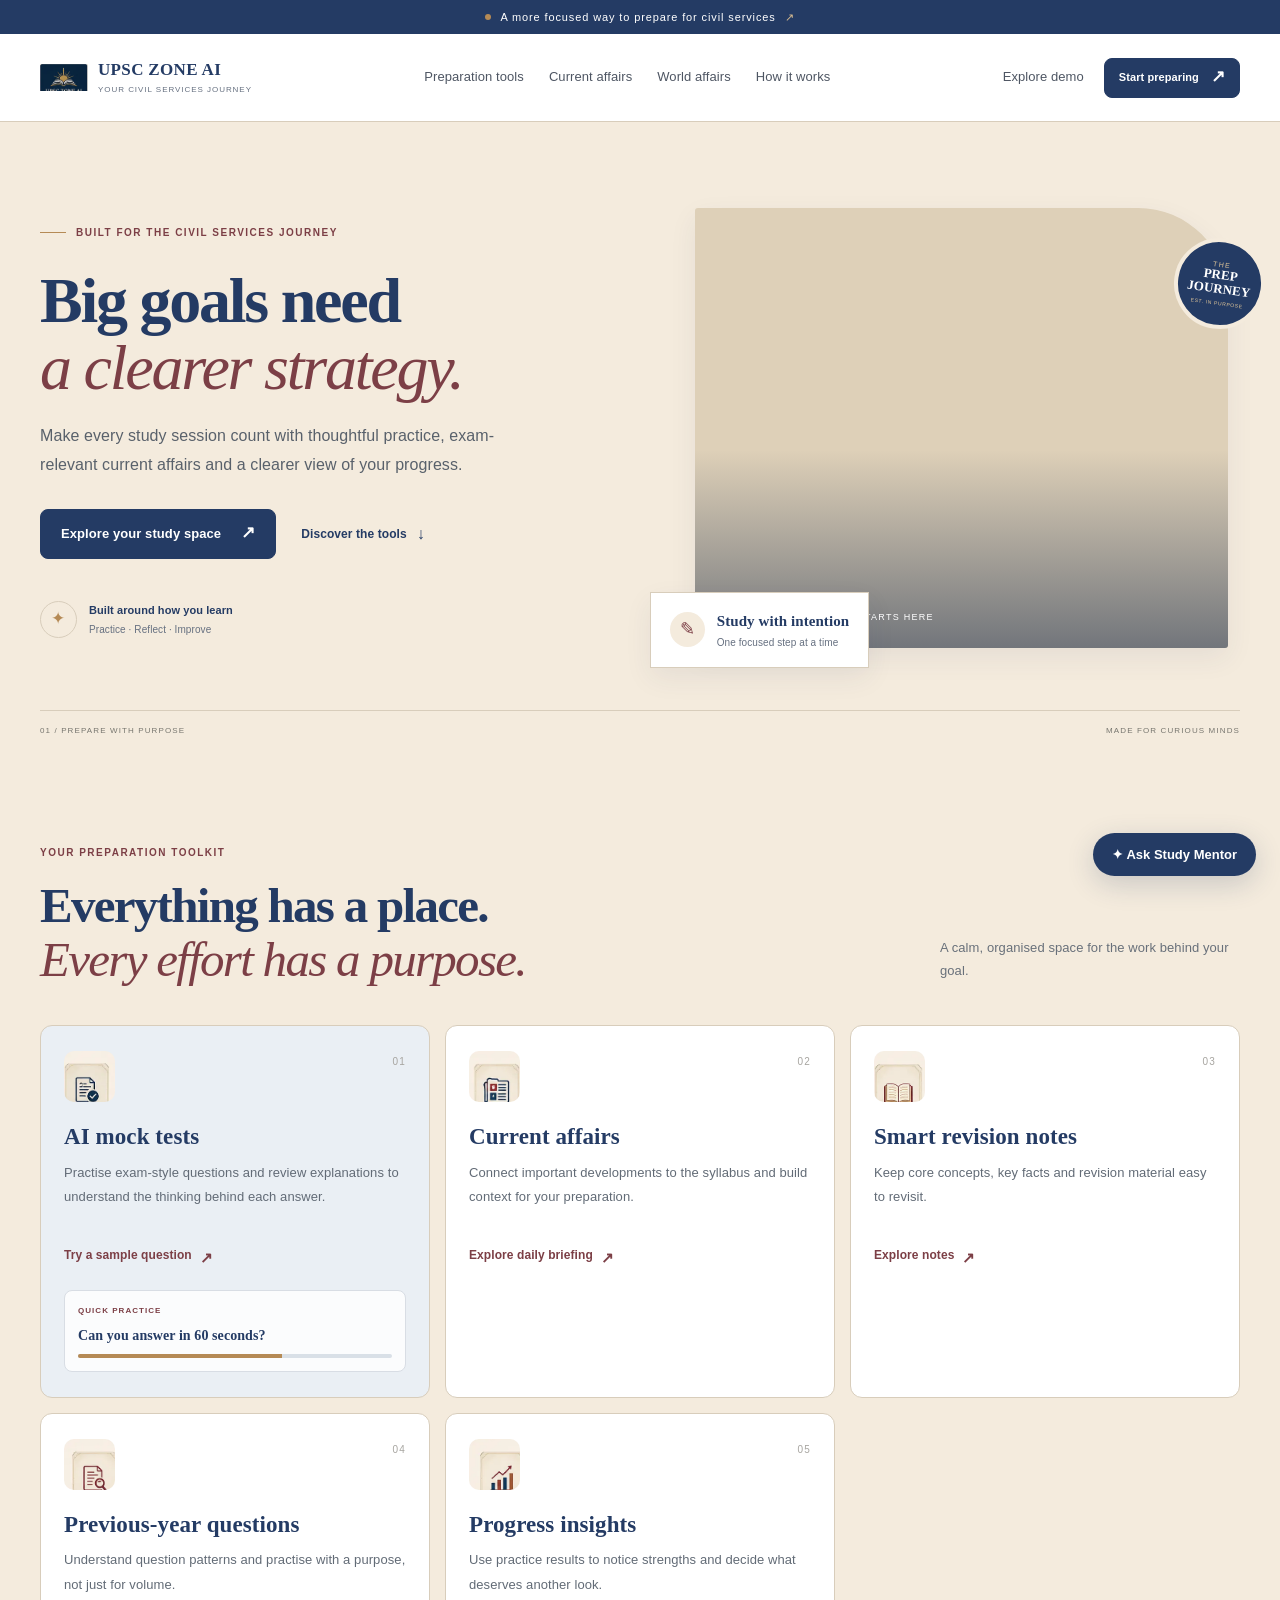
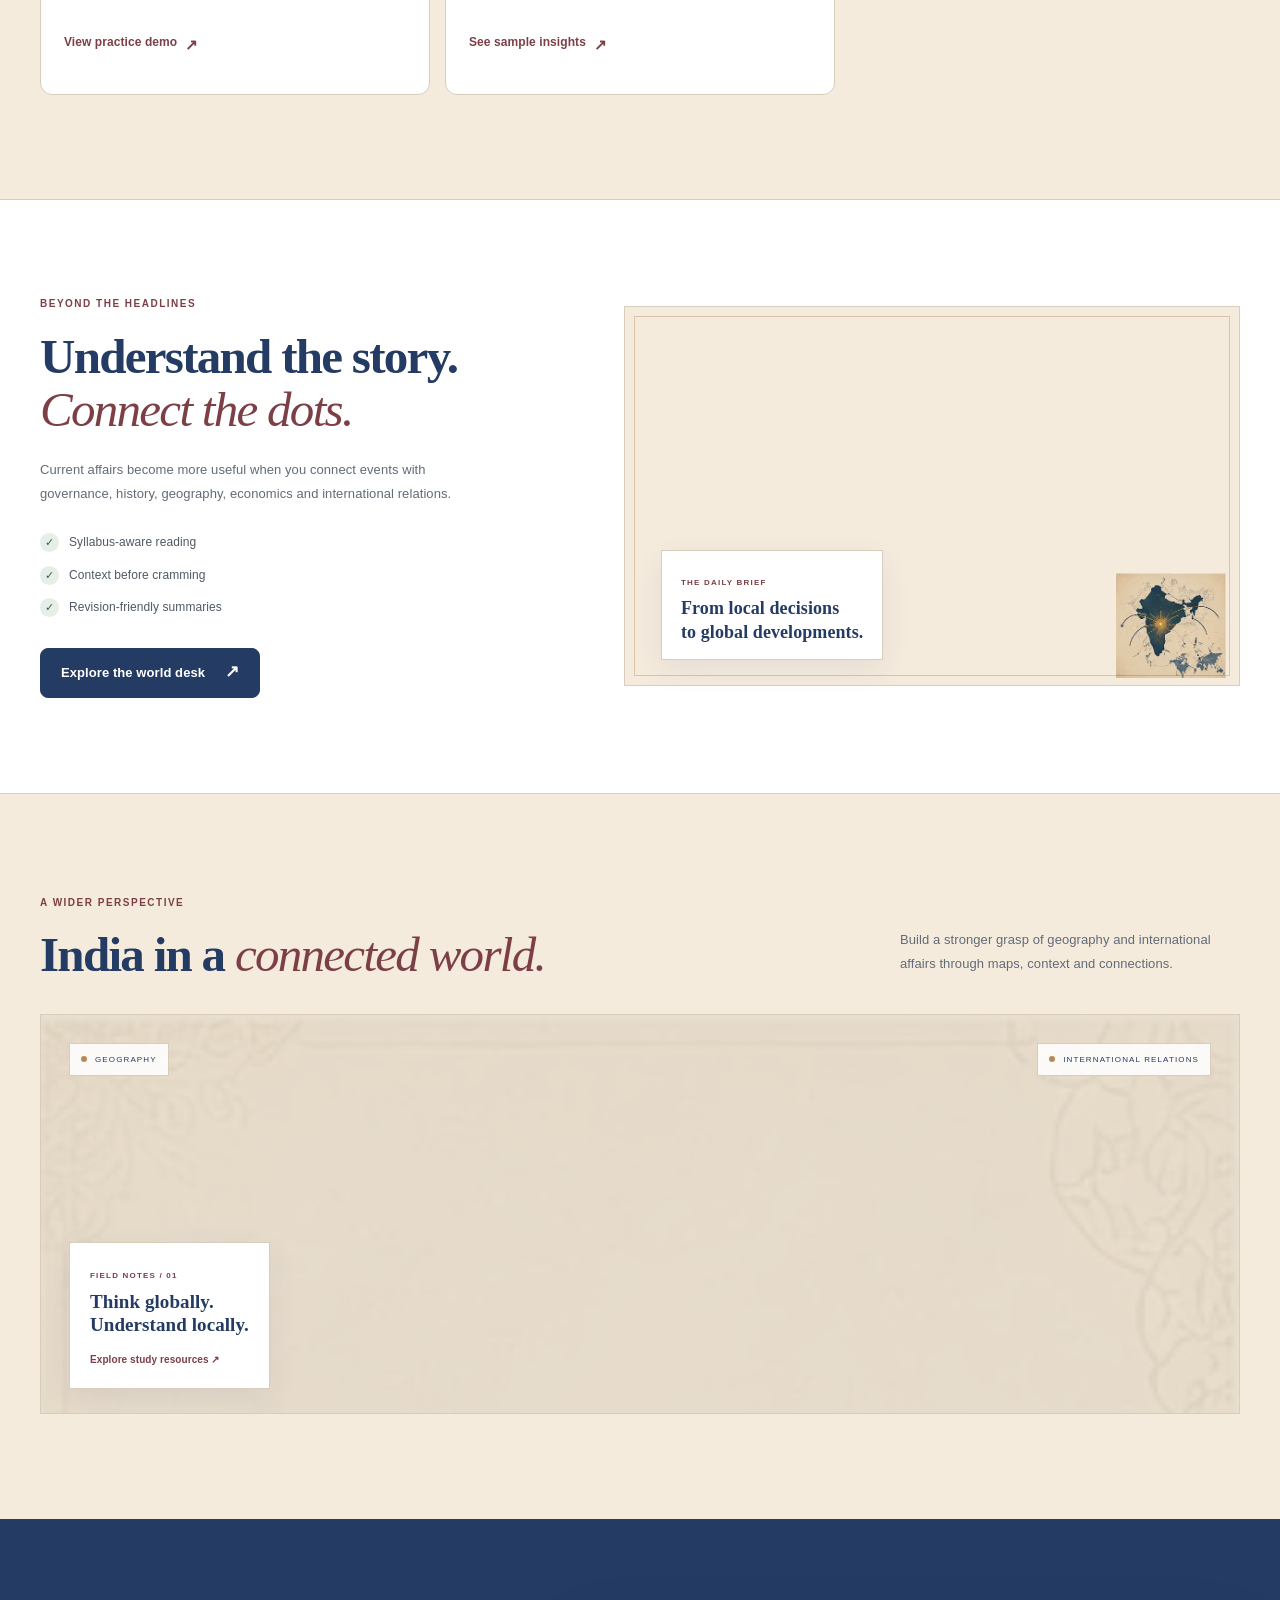
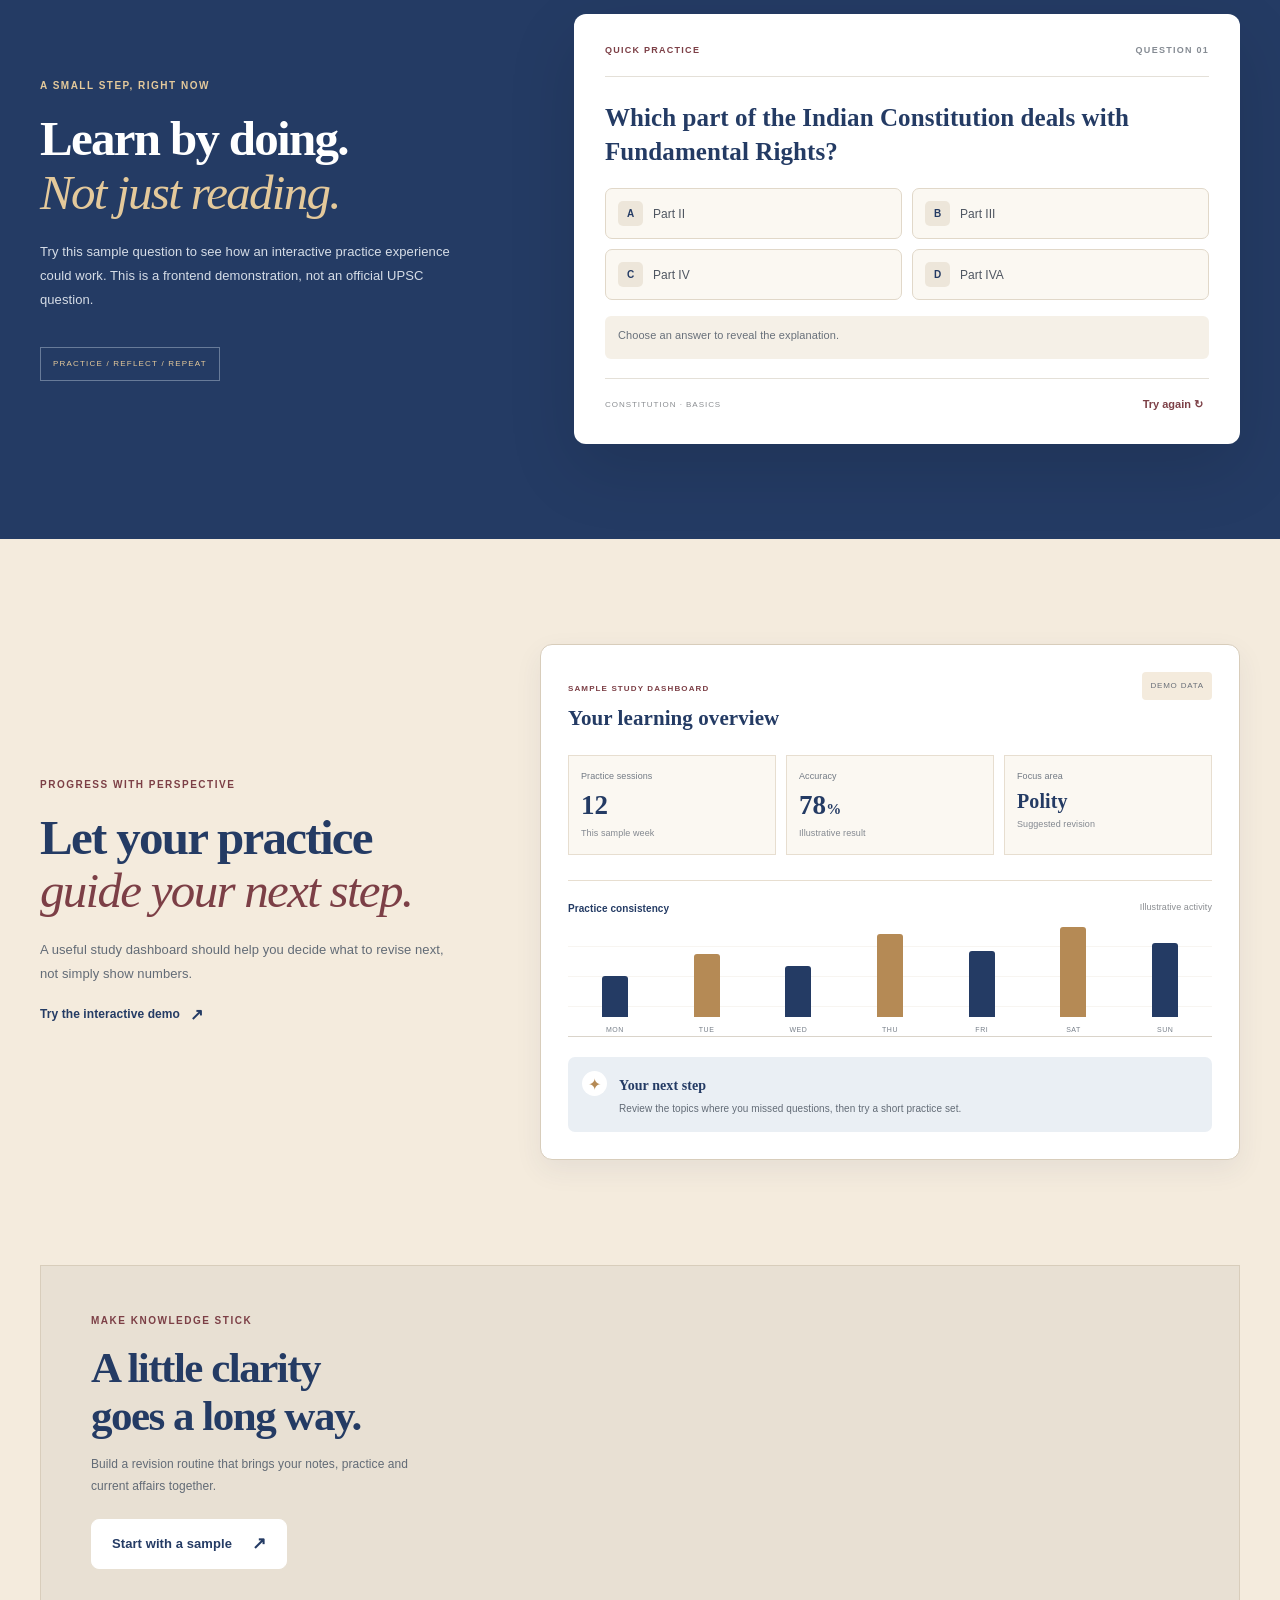
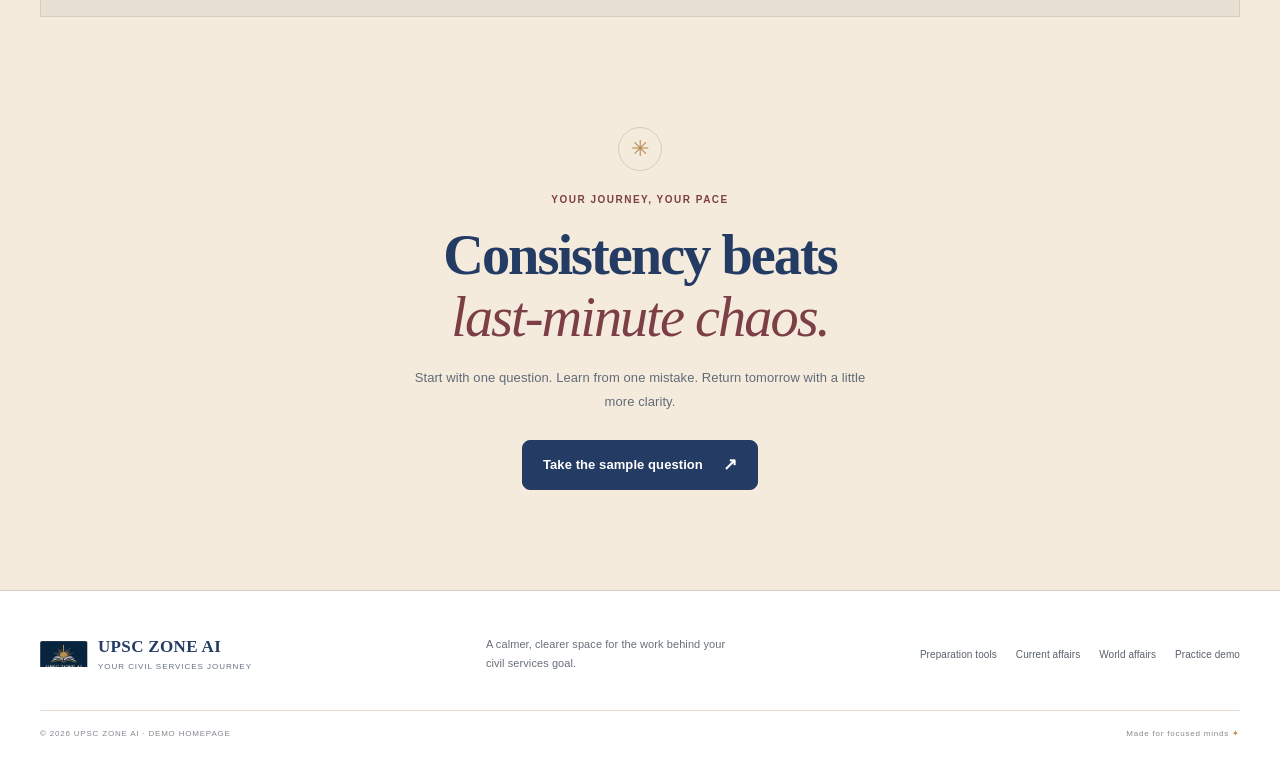
<file: index.html>
<!doctype html>
<html lang="en">
<head>
  <meta charset="utf-8">
  <meta name="viewport" content="width=device-width, initial-scale=1">
  <meta name="theme-color" content="#243B64">
  <meta name="description" content="UPSC ZONE AI — a focused preparation workspace for civil services aspirants.">
  <title>UPSC ZONE AI — Prepare with purpose</title>
  <link rel="icon" href="images/icons/favicon.webp">
  <link rel="stylesheet" href="css/color.css">
  <link rel="stylesheet" href="css/style.css">
  <link rel="stylesheet" href="css/responsive.css">
</head>
<body>
  <div class="announcement"><span class="announcement-dot"></span> A more focused way to prepare for civil services <span class="announcement-arrow">↗</span></div>
  <header class="site-header">
    <a class="brand" href="#home" aria-label="UPSC ZONE AI home">
      <img loading="lazy" decoding="async" src="images/icons/logo.webp" alt="" class="brand-logo">
      <span class="brand-copy"><strong>UPSC ZONE AI</strong><small>YOUR CIVIL SERVICES JOURNEY</small></span>
    </a>
    <button class="menu-toggle" aria-label="Toggle navigation" aria-expanded="false">☰</button>
    <nav class="nav-links" id="navLinks">
      <a href="preparation.html">Preparation tools</a>
      <a href="current-affairs.html">Current affairs</a>
      <a href="world-affairs.html">World affairs</a>
      <a href="#how-it-works">How it works</a>
    </nav>
    <div class="nav-actions">
      <a class="sign-in" href="#demo">Explore demo</a>
      <a class="button button-small" href="preparation.html">Start preparing <span>↗</span></a>
    </div>
  </header>

  <main>
    <section class="hero section-wrap" id="home">
      <div class="hero-copy">
        <div class="eyebrow"><span class="eyebrow-line"></span> BUILT FOR THE CIVIL SERVICES JOURNEY</div>
        <h1>Big goals need<br><em>a clearer strategy.</em></h1>
        <p class="hero-lede">Make every study session count with thoughtful practice, exam-relevant current affairs and a clearer view of your progress.</p>
        <div class="hero-actions">
          <a class="button" href="#demo">Explore your study space <span>↗</span></a>
          <a class="text-link" href="#features">Discover the tools <span>↓</span></a>
        </div>
        <div class="hero-proof">
          <div class="proof-mark">✦</div>
          <div><strong>Built around how you learn</strong><span>Practice · Reflect · Improve</span></div>
        </div>
      </div>
      <div class="hero-visual">
        <div class="hero-image-frame">
          <img fetchpriority="high" decoding="async" src="images/photos/hero-student.webp" alt="A civil services aspirant studying in a quiet library">
          <div class="image-label"><span class="label-dot"></span> YOUR NEXT CHAPTER STARTS HERE</div>
        </div>
        <div class="floating-note">
          <div class="note-icon">✎</div><div><strong>Study with intention</strong><span>One focused step at a time</span></div>
        </div>
        <div class="hero-seal"><span>THE</span><strong>PREP</strong><strong>JOURNEY</strong><small>EST. IN PURPOSE</small></div>
      </div>
      <div class="hero-bottom-rule"><span>01 / PREPARE WITH PURPOSE</span><span>MADE FOR CURIOUS MINDS</span></div>
    </section>

    <section class="tool-strip section-wrap" id="features">
      <div class="section-kicker">YOUR PREPARATION TOOLKIT</div>
      <div class="section-heading-row"><h2>Everything has a place.<br><em>Every effort has a purpose.</em></h2><p>A calm, organised space for the work behind your goal.</p></div>
      <div class="feature-grid">
        <article class="feature-card feature-featured">
          <div class="feature-icon"><img loading="lazy" decoding="async" src="images/icons/icon-mocktest.webp" alt=""></div><span class="feature-number">01</span>
          <h3>AI mock tests</h3><p>Practise exam-style questions and review explanations to understand the thinking behind each answer.</p><a href="practice.html" class="card-link">Try a sample question <span>↗</span></a>
          <div class="mini-test"><span>QUICK PRACTICE</span><strong>Can you answer in 60 seconds?</strong><div class="mini-progress"><i></i></div></div>
        </article>
        <article class="feature-card">
          <div class="feature-icon"><img loading="lazy" decoding="async" src="images/icons/icon-currentaffairs.webp" alt=""></div><span class="feature-number">02</span>
          <h3>Current affairs</h3><p>Connect important developments to the syllabus and build context for your preparation.</p><a href="current-affairs.html" class="card-link">Explore daily briefing <span>↗</span></a>
        </article>
        <article class="feature-card">
          <div class="feature-icon"><img loading="lazy" decoding="async" src="images/icons/icon-notes.webp" alt=""></div><span class="feature-number">03</span>
          <h3>Smart revision notes</h3><p>Keep core concepts, key facts and revision material easy to revisit.</p><a href="syllabus.html" class="card-link">Explore notes <span>↗</span></a>
        </article>
        <article class="feature-card">
          <div class="feature-icon"><img loading="lazy" decoding="async" src="images/icons/icon-pyq.webp" alt=""></div><span class="feature-number">04</span>
          <h3>Previous-year questions</h3><p>Understand question patterns and practise with a purpose, not just for volume.</p><a href="previous-year-questions.html" class="card-link">View practice demo <span>↗</span></a>
        </article>
        <article class="feature-card">
          <div class="feature-icon"><img loading="lazy" decoding="async" src="images/icons/icon-analysis.webp" alt=""></div><span class="feature-number">05</span>
          <h3>Progress insights</h3><p>Use practice results to notice strengths and decide what deserves another look.</p><a href="preparation.html#planner" class="card-link">See sample insights <span>↗</span></a>
        </article>
      </div>
    </section>

    <section class="affairs-section" id="current-affairs">
      <div class="section-wrap affairs-layout">
        <div class="affairs-copy">
          <div class="section-kicker">BEYOND THE HEADLINES</div>
          <h2>Understand the story.<br><em>Connect the dots.</em></h2>
          <p>Current affairs become more useful when you connect events with governance, history, geography, economics and international relations.</p>
          <ul class="check-list"><li><span>✓</span> Syllabus-aware reading</li><li><span>✓</span> Context before cramming</li><li><span>✓</span> Revision-friendly summaries</li></ul>
          <a class="button" href="#world-affairs">Explore the world desk <span>↗</span></a>
        </div>
        <div class="affairs-art">
          <div class="paper-corner"></div>
          <img loading="lazy" decoding="async" class="parliament-img" src="images/backgrounds/bg-parliament.webp" alt="Indian Parliament building with the national flag">
          <div class="affairs-caption"><span>THE DAILY BRIEF</span><strong>From local decisions<br>to global developments.</strong></div>
          <img loading="lazy" decoding="async" class="india-map-art" src="images/illustrations/india-map.webp" alt="Illustrated map of India">
        </div>
      </div>
    </section>

    <section class="world-section section-wrap" id="world-affairs">
      <div class="world-heading"><div><div class="section-kicker">A WIDER PERSPECTIVE</div><h2>India in a <em>connected world.</em></h2></div><p>Build a stronger grasp of geography and international affairs through maps, context and connections.</p></div>
      <div class="world-map-panel">
        <img loading="lazy" decoding="async" src="images/illustrations/world-map.webp" alt="Vintage-style world map illustration">
        <div class="map-tag map-tag-one"><span></span> GEOGRAPHY</div><div class="map-tag map-tag-two"><span></span> INTERNATIONAL RELATIONS</div>
        <div class="map-note"><span>FIELD NOTES / 01</span><strong>Think globally.<br>Understand locally.</strong><a href="#study-resources">Explore study resources ↗</a></div>
      </div>
    </section>

    <section class="demo-section" id="demo">
      <div class="section-wrap demo-layout">
        <div class="demo-intro"><div class="section-kicker">A SMALL STEP, RIGHT NOW</div><h2>Learn by doing.<br><em>Not just reading.</em></h2><p>Try this sample question to see how an interactive practice experience could work. This is a frontend demonstration, not an official UPSC question.</p><div class="demo-stamp">PRACTICE / REFLECT / REPEAT</div></div>
        <div class="quiz-card">
          <div class="quiz-top"><span>QUICK PRACTICE</span><span class="quiz-count">QUESTION 01</span></div>
          <h3 id="questionText">Which part of the Indian Constitution deals with Fundamental Rights?</h3>
          <div class="answer-list" id="answerList">
            <button class="answer-option" data-answer="A"><span>A</span> Part II</button>
            <button class="answer-option" data-answer="B"><span>B</span> Part III</button>
            <button class="answer-option" data-answer="C"><span>C</span> Part IV</button>
            <button class="answer-option" data-answer="D"><span>D</span> Part IVA</button>
          </div>
          <div class="quiz-feedback" id="quizFeedback" aria-live="polite">Choose an answer to reveal the explanation.</div>
          <div class="quiz-footer"><span>CONSTITUTION · BASICS</span><button id="resetQuiz" class="reset-button">Try again ↻</button></div>
        </div>
      </div>
    </section>

    <section class="progress-section section-wrap" id="progress">
      <div class="progress-copy"><div class="section-kicker">PROGRESS WITH PERSPECTIVE</div><h2>Let your practice<br><em>guide your next step.</em></h2><p>A useful study dashboard should help you decide what to revise next, not simply show numbers.</p><a class="text-link" href="#demo">Try the interactive demo <span>↗</span></a></div>
      <div class="progress-card">
        <div class="progress-card-top"><div><span class="muted-label">SAMPLE STUDY DASHBOARD</span><h3>Your learning overview</h3></div><span class="sample-pill">DEMO DATA</span></div>
        <div class="metric-row"><div class="metric"><span>Practice sessions</span><strong>12</strong><small>This sample week</small></div><div class="metric"><span>Accuracy</span><strong>78<small>%</small></strong><small>Illustrative result</small></div><div class="metric"><span>Focus area</span><strong class="focus-metric">Polity</strong><small>Suggested revision</small></div></div>
        <div class="chart-area"><div class="chart-title"><strong>Practice consistency</strong><span>Illustrative activity</span></div><div class="bar-chart" aria-label="Illustrative practice activity chart"><div class="bar-column"><i style="height:38%"></i><span>MON</span></div><div class="bar-column"><i style="height:58%"></i><span>TUE</span></div><div class="bar-column"><i style="height:47%"></i><span>WED</span></div><div class="bar-column"><i style="height:76%"></i><span>THU</span></div><div class="bar-column"><i style="height:61%"></i><span>FRI</span></div><div class="bar-column"><i style="height:90%"></i><span>SAT</span></div><div class="bar-column"><i style="height:68%"></i><span>SUN</span></div></div></div>
        <div class="revision-tip"><span class="tip-icon">✦</span><div><strong>Your next step</strong><p>Review the topics where you missed questions, then try a short practice set.</p></div></div>
      </div>
    </section>

    <section class="study-resources section-wrap" id="study-resources">
      <div class="resource-banner">
        <div class="resource-copy"><div class="section-kicker">MAKE KNOWLEDGE STICK</div><h2>A little clarity<br>goes a long way.</h2><p>Build a revision routine that brings your notes, practice and current affairs together.</p><a class="button button-light" href="#demo">Start with a sample <span>↗</span></a></div>
        <img loading="lazy" decoding="async" src="images/illustrations/study-journey.webp" alt="Illustration of a step-by-step academic journey">
      </div>
    </section>

    <section class="closing-section section-wrap" id="how-it-works">
      <div class="closing-ornament">✳</div><div class="section-kicker">YOUR JOURNEY, YOUR PACE</div><h2>Consistency beats<br><em>last-minute chaos.</em></h2><p>Start with one question. Learn from one mistake. Return tomorrow with a little more clarity.</p><a class="button" href="#demo">Take the sample question <span>↗</span></a>
    </section>
  </main>

  <footer class="site-footer">
    <div class="footer-main">
      <a class="brand footer-brand" href="#home"><img loading="lazy" decoding="async" src="images/icons/logo.webp" alt="" class="brand-logo"><span class="brand-copy"><strong>UPSC ZONE AI</strong><small>YOUR CIVIL SERVICES JOURNEY</small></span></a>
      <p>A calmer, clearer space for the work behind your civil services goal.</p>
      <div class="footer-links"><a href="preparation.html">Preparation tools</a><a href="current-affairs.html">Current affairs</a><a href="world-affairs.html">World affairs</a><a href="#demo">Practice demo</a></div>
    </div>
    <div class="footer-bottom"><span>© <span id="year"></span> UPSC ZONE AI · DEMO HOMEPAGE</span><span>Made for focused minds <span class="footer-star">✦</span></span></div>
  </footer>
  <script src="js/data.js"></script>
  <script src="js/script.js"></script>
  <script src="js/ai-tutor.js" defer></script>
</body>
</html>
</file>
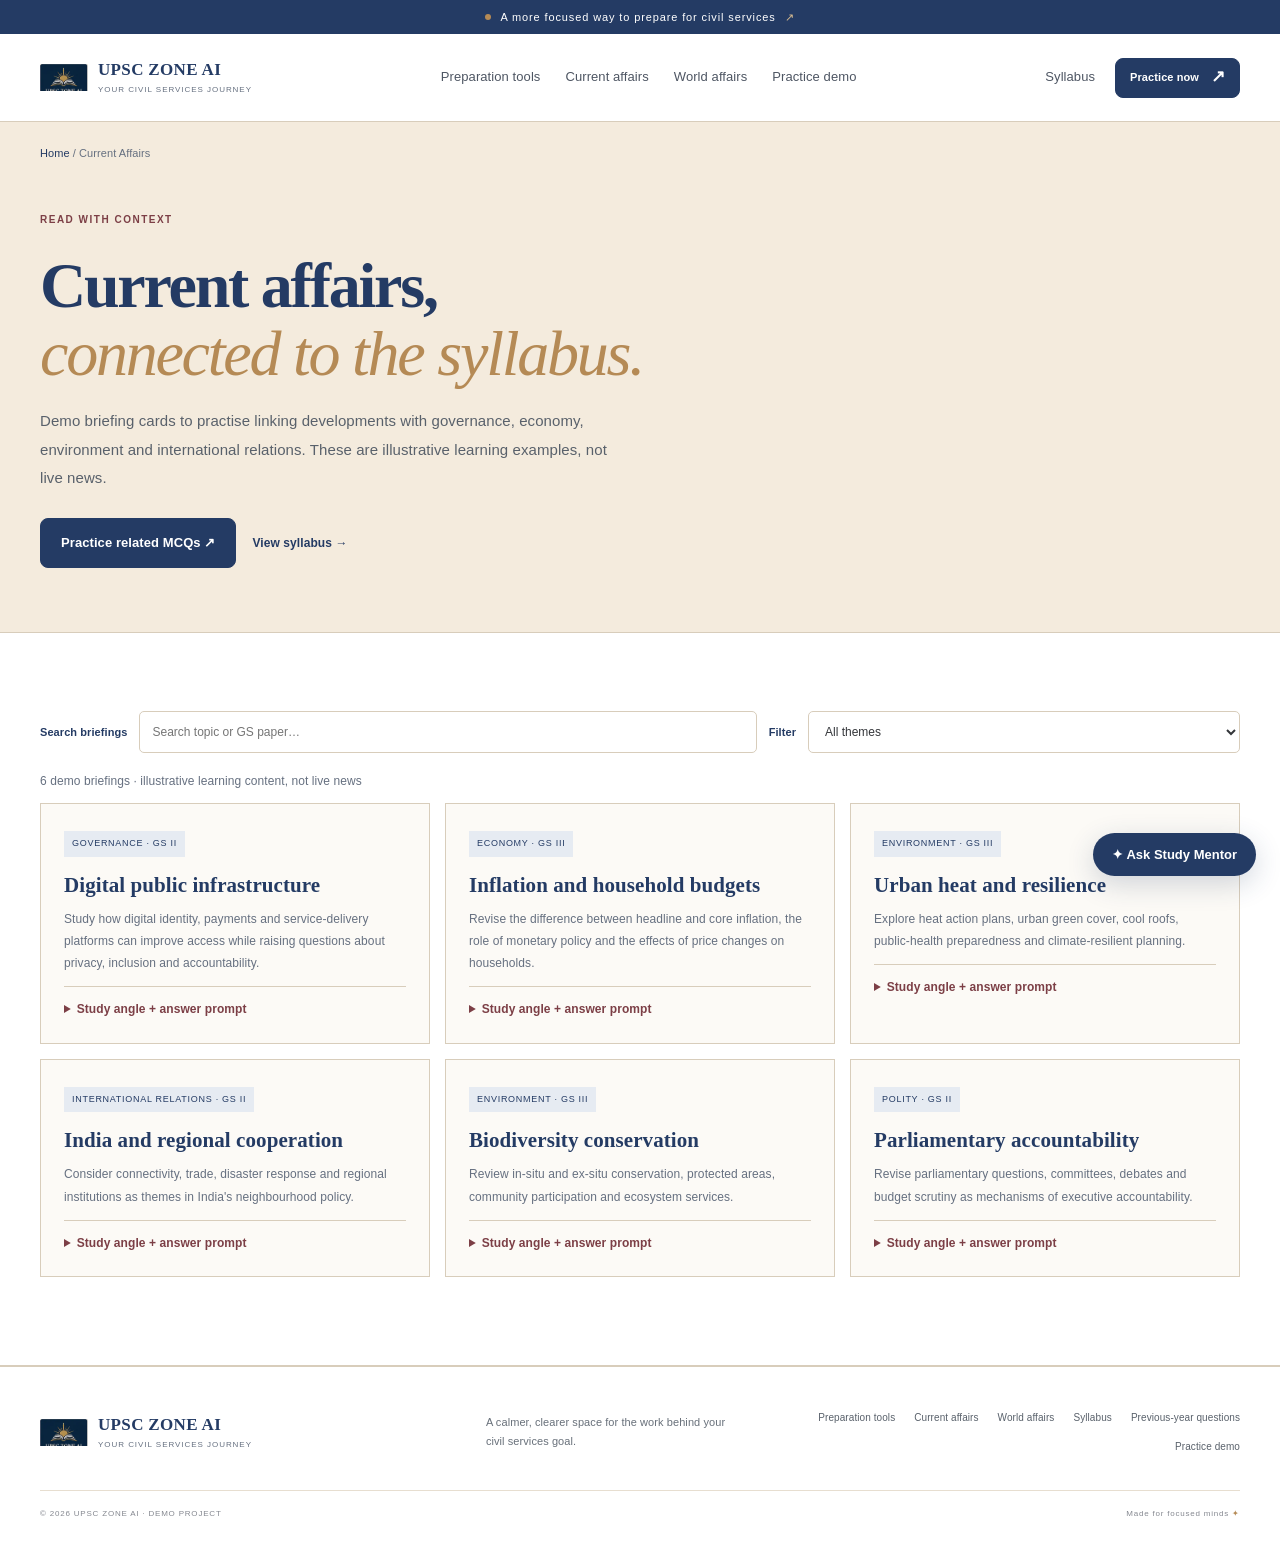
<file: current-affairs.html>
<!doctype html><html lang="en"><head><meta charset="utf-8">
<meta name="viewport" content="width=device-width, initial-scale=1">
<meta name="theme-color" content="#243B64">
<link rel="icon" href="images/icons/favicon.webp">
<link rel="stylesheet" href="css/color.css">
<link rel="stylesheet" href="css/style.css">
<link rel="stylesheet" href="css/responsive.css">
<link rel="stylesheet" href="css/app.css"><meta name="description" content="Illustrative current-affairs learning cards for UPSC preparation."><title>Current Affairs | UPSC ZONE AI</title></head><body><div class="announcement"><span class="announcement-dot"></span> A more focused way to prepare for civil services <span class="announcement-arrow">↗</span></div>
<header class="site-header">
<a class="brand" href="index.html" aria-label="UPSC ZONE AI home"><img src="images/icons/logo.webp" alt="" class="brand-logo"><span class="brand-copy"><strong>UPSC ZONE AI</strong><small>YOUR CIVIL SERVICES JOURNEY</small></span></a>
<button class="menu-toggle" type="button" aria-label="Toggle navigation" aria-expanded="false" aria-controls="navLinks">☰</button>
<nav class="nav-links" id="navLinks" aria-label="Main navigation"><a href="preparation.html" >Preparation tools</a><a href="current-affairs.html" aria-current="page">Current affairs</a><a href="world-affairs.html" >World affairs</a><a href="practice.html" >Practice demo</a></nav>
<div class="nav-actions"><a class="sign-in" href="syllabus.html">Syllabus</a><a class="button button-small" href="practice.html">Practice now <span>↗</span></a></div>
</header><main class="app-page"><div class="app-container"><div class="app-breadcrumb"><a href="index.html">Home</a> / Current Affairs</div></div><section class="app-container app-page-intro"><div class="section-kicker">READ WITH CONTEXT</div><h1>Current affairs,<br><em>connected to the syllabus.</em></h1><p>Demo briefing cards to practise linking developments with governance, economy, environment and international relations. These are illustrative learning examples, not live news.</p><div class="app-actions"><a class="button" href="practice.html">Practice related MCQs ↗</a><a class="text-link" href="syllabus.html">View syllabus →</a></div></section>
<section class="app-section app-white"><div class="app-container"><div class="app-toolbar"><label for="affairsSearch">Search briefings</label><input id="affairsSearch" type="search" placeholder="Search topic or GS paper…"><label for="affairsFilter">Filter</label><select id="affairsFilter"><option value="all">All themes</option><option value="polity">Polity & governance</option><option value="economy">Economy</option><option value="environment">Environment</option><option value="international">International relations</option></select></div><p class="app-muted" id="affairsCount" aria-live="polite"></p><div class="app-news-grid" id="affairsGrid"></div></div></section></main><footer class="site-footer"><div class="footer-main">
<a class="brand footer-brand" href="index.html"><img src="images/icons/logo.webp" alt="" class="brand-logo"><span class="brand-copy"><strong>UPSC ZONE AI</strong><small>YOUR CIVIL SERVICES JOURNEY</small></span></a>
<p>A calmer, clearer space for the work behind your civil services goal.</p>
<div class="footer-links"><a href="preparation.html">Preparation tools</a><a href="current-affairs.html">Current affairs</a><a href="world-affairs.html">World affairs</a><a href="syllabus.html">Syllabus</a><a href="previous-year-questions.html">Previous-year questions</a><a href="practice.html">Practice demo</a></div>
</div><div class="footer-bottom"><span>© <span id="year"></span> UPSC ZONE AI · DEMO PROJECT</span><span>Made for focused minds <span class="footer-star">✦</span></span></div></footer>
<script src="js/data.js"></script><script src="js/script.js"></script>  <script src="js/ai-tutor.js" defer></script>
</body></html>
</file>
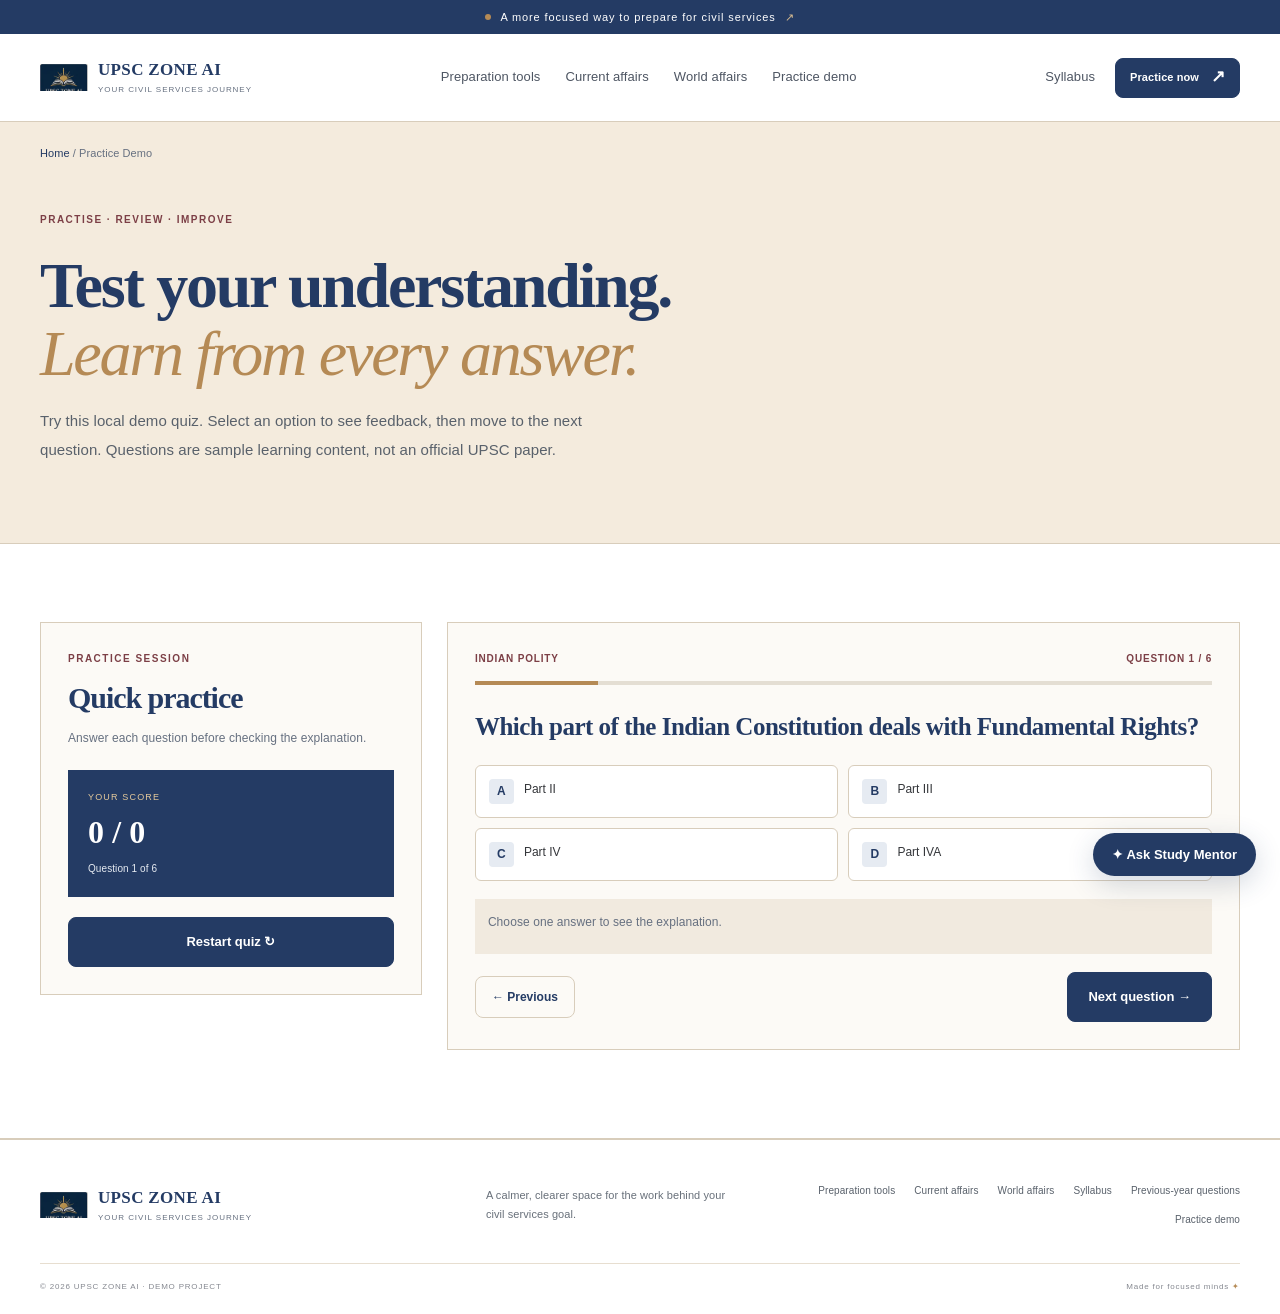
<file: practice.html>
<!doctype html><html lang="en"><head><meta charset="utf-8">
<meta name="viewport" content="width=device-width, initial-scale=1">
<meta name="theme-color" content="#243B64">
<link rel="icon" href="images/icons/favicon.webp">
<link rel="stylesheet" href="css/color.css">
<link rel="stylesheet" href="css/style.css">
<link rel="stylesheet" href="css/responsive.css">
<link rel="stylesheet" href="css/app.css"><meta name="description" content="Interactive UPSC sample quiz with explanations and score tracking."><title>Practice Demo | UPSC ZONE AI</title></head><body><div class="announcement"><span class="announcement-dot"></span> A more focused way to prepare for civil services <span class="announcement-arrow">↗</span></div>
<header class="site-header">
<a class="brand" href="index.html" aria-label="UPSC ZONE AI home"><img src="images/icons/logo.webp" alt="" class="brand-logo"><span class="brand-copy"><strong>UPSC ZONE AI</strong><small>YOUR CIVIL SERVICES JOURNEY</small></span></a>
<button class="menu-toggle" type="button" aria-label="Toggle navigation" aria-expanded="false" aria-controls="navLinks">☰</button>
<nav class="nav-links" id="navLinks" aria-label="Main navigation"><a href="preparation.html" >Preparation tools</a><a href="current-affairs.html" >Current affairs</a><a href="world-affairs.html" >World affairs</a><a href="practice.html" aria-current="page">Practice demo</a></nav>
<div class="nav-actions"><a class="sign-in" href="syllabus.html">Syllabus</a><a class="button button-small" href="practice.html">Practice now <span>↗</span></a></div>
</header><main class="app-page"><div class="app-container"><div class="app-breadcrumb"><a href="index.html">Home</a> / Practice Demo</div></div><section class="app-container app-page-intro"><div class="section-kicker">PRACTISE · REVIEW · IMPROVE</div><h1>Test your understanding.<br><em>Learn from every answer.</em></h1><p>Try this local demo quiz. Select an option to see feedback, then move to the next question. Questions are sample learning content, not an official UPSC paper.</p></section>
<section class="app-section app-white"><div class="app-container app-quiz-layout"><aside class="app-quiz-sidebar"><div class="section-kicker">PRACTICE SESSION</div><h2>Quick practice</h2><p>Answer each question before checking the explanation.</p><div class="app-score-box"><span>YOUR SCORE</span><strong id="quizScore">0 / 0</strong><small id="quizProgress">Question 1</small></div><button class="button app-full" id="restartQuiz" type="button">Restart quiz ↻</button></aside><div class="app-quiz-card"><div class="app-quiz-meta"><span id="quizTopic">Indian Polity</span><span id="quizCounter">QUESTION 1</span></div><div class="app-quiz-progress"><span id="quizProgressBar"></span></div><h2 id="quizQuestion">Loading question…</h2><div class="app-answers" id="quizAnswers"></div><div class="app-feedback" id="quizFeedback" aria-live="polite">Choose one answer to see the explanation.</div><div class="app-quiz-controls"><button class="app-secondary" id="prevQuestion" type="button">← Previous</button><button class="button" id="nextQuestion" type="button">Next question →</button></div></div></div></section></main><footer class="site-footer"><div class="footer-main">
<a class="brand footer-brand" href="index.html"><img src="images/icons/logo.webp" alt="" class="brand-logo"><span class="brand-copy"><strong>UPSC ZONE AI</strong><small>YOUR CIVIL SERVICES JOURNEY</small></span></a>
<p>A calmer, clearer space for the work behind your civil services goal.</p>
<div class="footer-links"><a href="preparation.html">Preparation tools</a><a href="current-affairs.html">Current affairs</a><a href="world-affairs.html">World affairs</a><a href="syllabus.html">Syllabus</a><a href="previous-year-questions.html">Previous-year questions</a><a href="practice.html">Practice demo</a></div>
</div><div class="footer-bottom"><span>© <span id="year"></span> UPSC ZONE AI · DEMO PROJECT</span><span>Made for focused minds <span class="footer-star">✦</span></span></div></footer>
<script src="js/data.js"></script><script src="js/script.js"></script>  <script src="js/ai-tutor.js" defer></script>
</body></html>
</file>
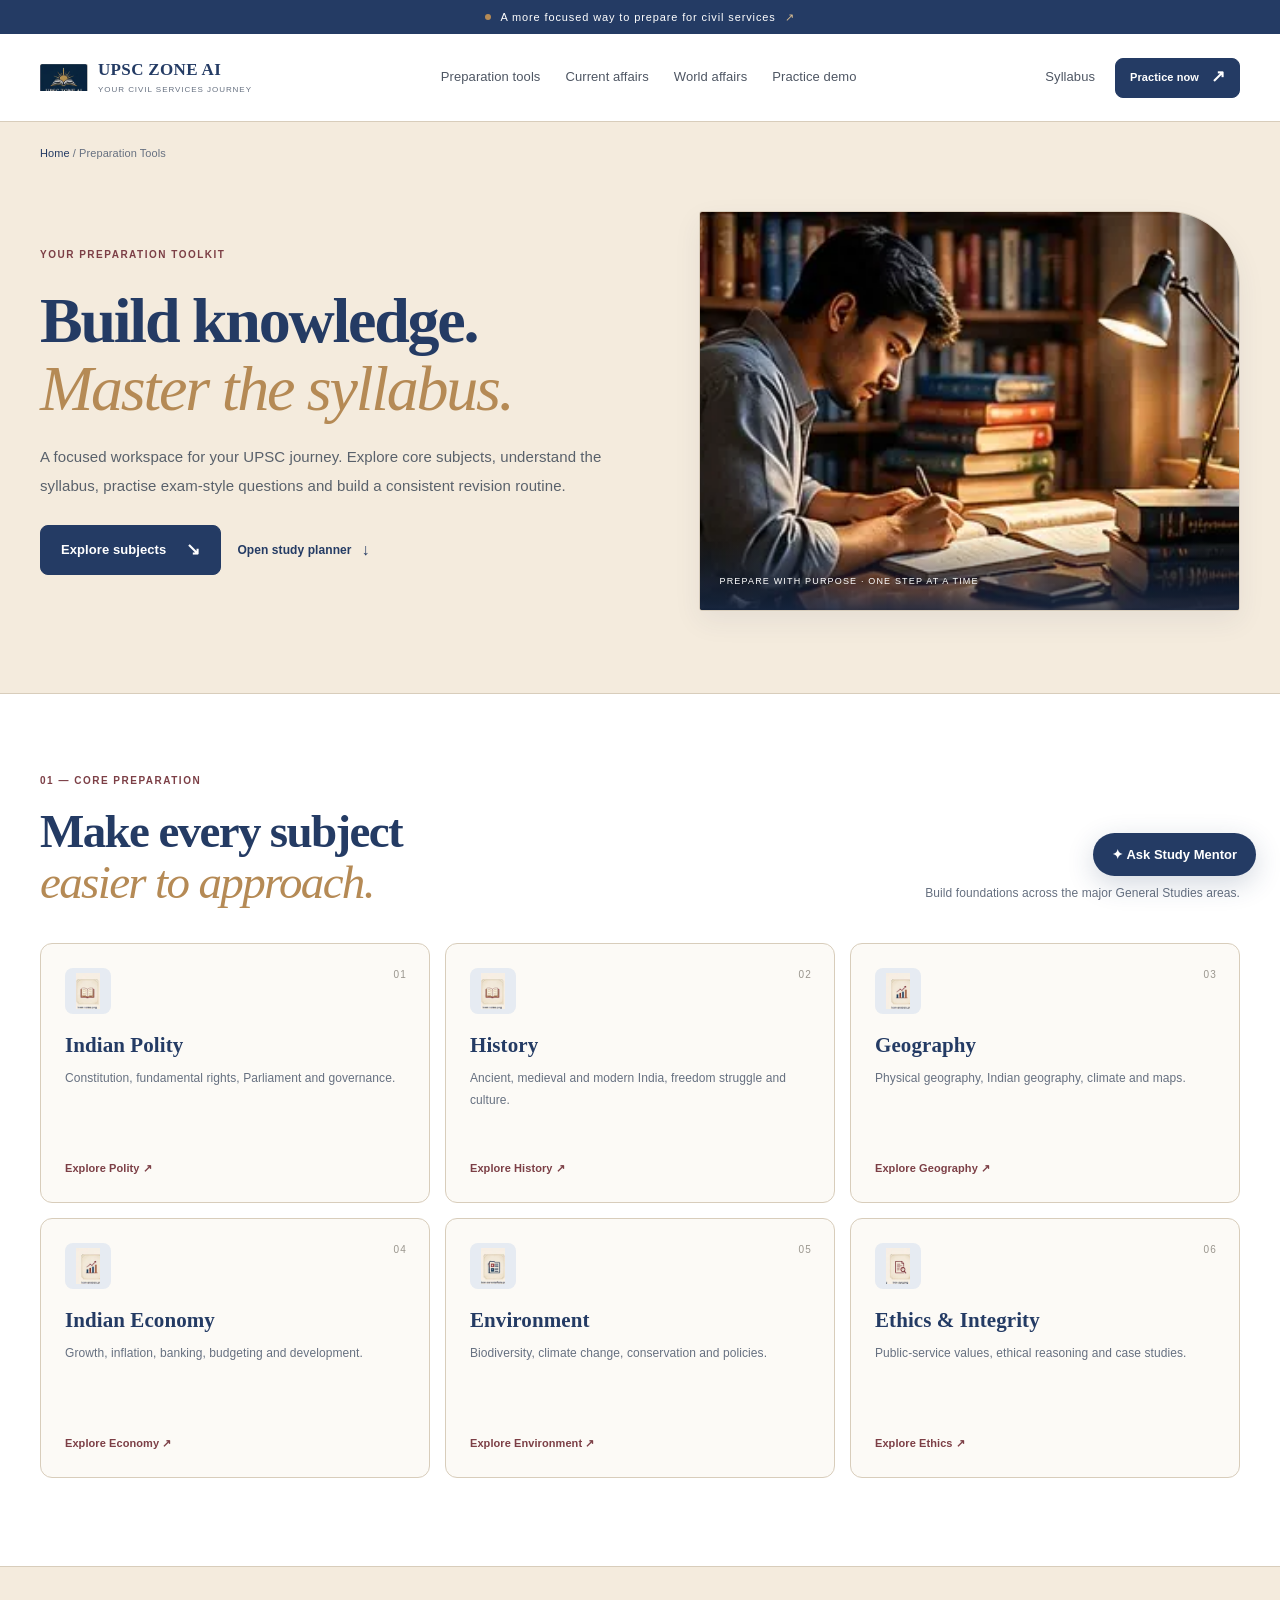
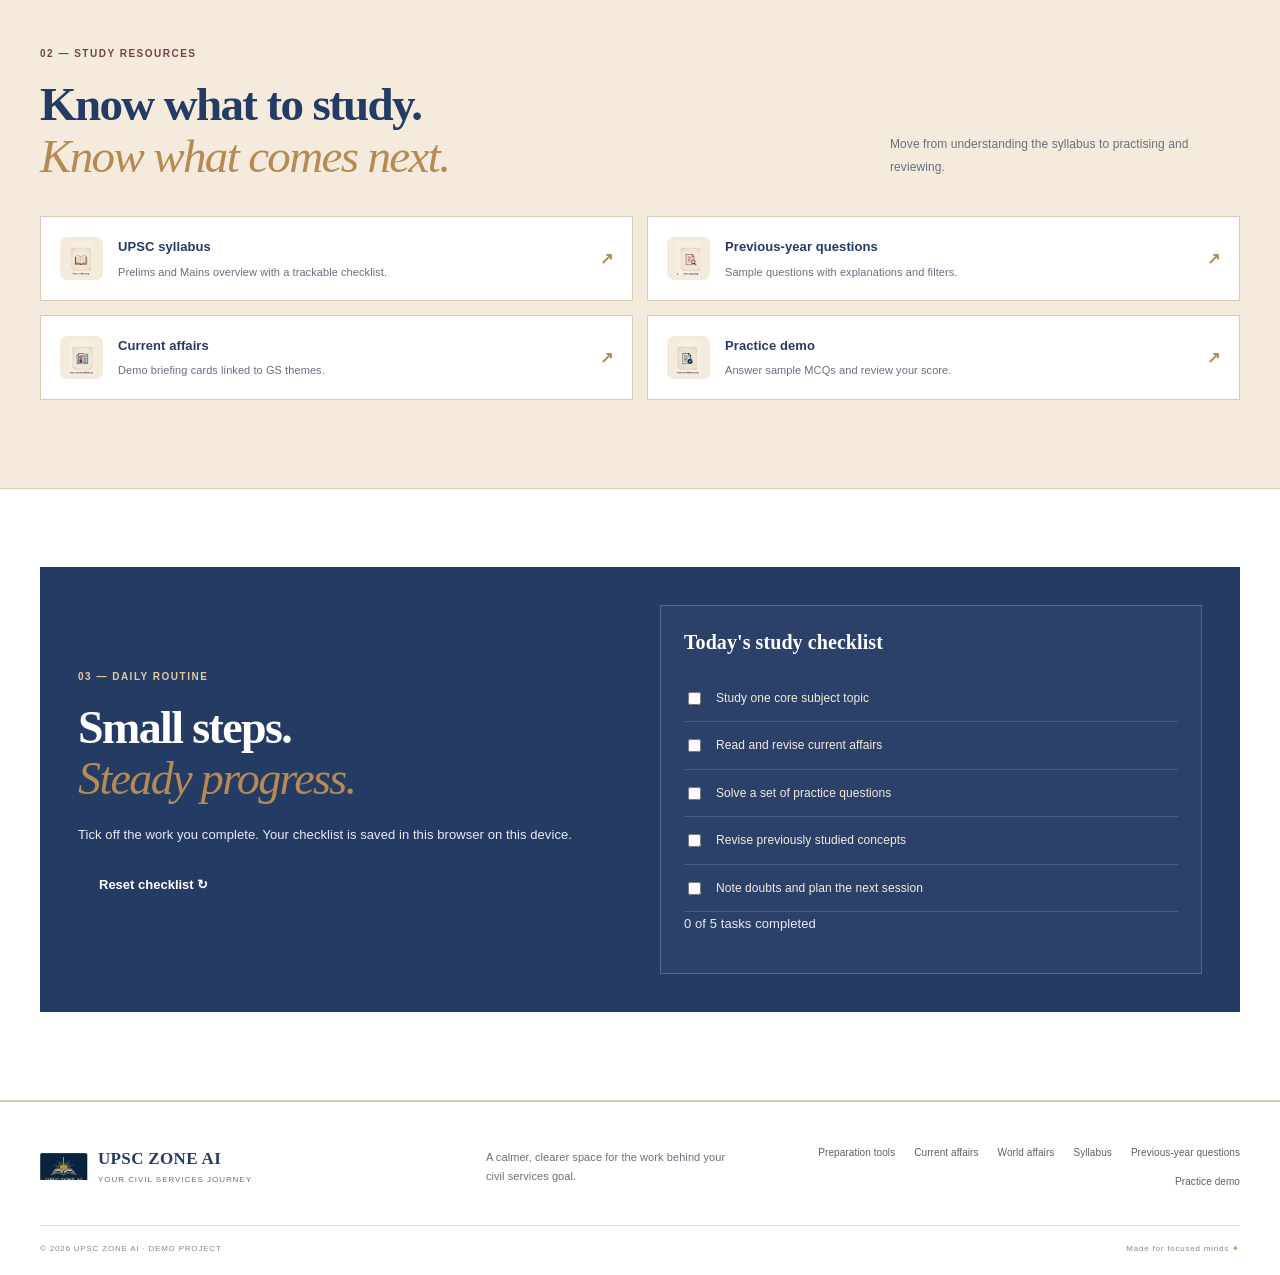
<file: preparation.html>
<!doctype html><html lang="en"><head><meta charset="utf-8">
<meta name="viewport" content="width=device-width, initial-scale=1">
<meta name="theme-color" content="#243B64">
<link rel="icon" href="images/icons/favicon.webp">
<link rel="stylesheet" href="css/color.css">
<link rel="stylesheet" href="css/style.css">
<link rel="stylesheet" href="css/responsive.css">
<link rel="stylesheet" href="css/app.css"><meta name="description" content="UPSC subjects, syllabus, revision planning and practice resources."><title>Preparation Tools | UPSC ZONE AI</title></head><body><div class="announcement"><span class="announcement-dot"></span> A more focused way to prepare for civil services <span class="announcement-arrow">↗</span></div>
<header class="site-header">
<a class="brand" href="index.html" aria-label="UPSC ZONE AI home"><img src="images/icons/logo.webp" alt="" class="brand-logo"><span class="brand-copy"><strong>UPSC ZONE AI</strong><small>YOUR CIVIL SERVICES JOURNEY</small></span></a>
<button class="menu-toggle" type="button" aria-label="Toggle navigation" aria-expanded="false" aria-controls="navLinks">☰</button>
<nav class="nav-links" id="navLinks" aria-label="Main navigation"><a href="preparation.html" aria-current="page">Preparation tools</a><a href="current-affairs.html" >Current affairs</a><a href="world-affairs.html" >World affairs</a><a href="practice.html" >Practice demo</a></nav>
<div class="nav-actions"><a class="sign-in" href="syllabus.html">Syllabus</a><a class="button button-small" href="practice.html">Practice now <span>↗</span></a></div>
</header><main class="app-page"><div class="app-container"><div class="app-breadcrumb"><a href="index.html">Home</a> / Preparation Tools</div></div><section class="app-container app-hero">
<div class="app-hero-copy"><div class="section-kicker">YOUR PREPARATION TOOLKIT</div><h1>Build knowledge.<br><em>Master the syllabus.</em></h1><p>A focused workspace for your UPSC journey. Explore core subjects, understand the syllabus, practise exam-style questions and build a consistent revision routine.</p><div class="app-actions"><a class="button" href="#subjects">Explore subjects <span>↘</span></a><a class="text-link" href="#planner">Open study planner <span>↓</span></a></div></div>
<div class="app-hero-art"><img src="images/photos/hero-student.webp" alt="A civil services aspirant studying" width="640" height="440"><div class="app-image-caption">PREPARE WITH PURPOSE · ONE STEP AT A TIME</div></div></section>
<section class="app-section app-white" id="subjects"><div class="app-container"><div class="section-kicker">01 — CORE PREPARATION</div><div class="app-section-heading"><h2>Make every subject<br><em>easier to approach.</em></h2><p>Build foundations across the major General Studies areas.</p></div><div class="app-cards">
<article class="app-card"><span class="app-num">01</span><img src="images/icons/icon-notes.webp" alt=""><h3>Indian Polity</h3><p>Constitution, fundamental rights, Parliament and governance.</p><a href="subjects/polity.html">Explore Polity ↗</a></article>
<article class="app-card"><span class="app-num">02</span><img src="images/icons/icon-notes.webp" alt=""><h3>History</h3><p>Ancient, medieval and modern India, freedom struggle and culture.</p><a href="subjects/history.html">Explore History ↗</a></article>
<article class="app-card"><span class="app-num">03</span><img src="images/icons/icon-analysis.webp" alt=""><h3>Geography</h3><p>Physical geography, Indian geography, climate and maps.</p><a href="subjects/geography.html">Explore Geography ↗</a></article>
<article class="app-card"><span class="app-num">04</span><img src="images/icons/icon-analysis.webp" alt=""><h3>Indian Economy</h3><p>Growth, inflation, banking, budgeting and development.</p><a href="subjects/economy.html">Explore Economy ↗</a></article>
<article class="app-card"><span class="app-num">05</span><img src="images/icons/icon-currentaffairs.webp" alt=""><h3>Environment</h3><p>Biodiversity, climate change, conservation and policies.</p><a href="subjects/environment.html">Explore Environment ↗</a></article>
<article class="app-card"><span class="app-num">06</span><img src="images/icons/icon-pyq.webp" alt=""><h3>Ethics & Integrity</h3><p>Public-service values, ethical reasoning and case studies.</p><a href="subjects/ethics.html">Explore Ethics ↗</a></article>
</div></div></section>
<section class="app-section"><div class="app-container"><div class="section-kicker">02 — STUDY RESOURCES</div><div class="app-section-heading"><h2>Know what to study.<br><em>Know what comes next.</em></h2><p>Move from understanding the syllabus to practising and reviewing.</p></div><div class="app-resource-list">
<a href="syllabus.html" class="app-resource"><img src="images/icons/icon-notes.webp" alt=""><span><strong>UPSC syllabus</strong><small>Prelims and Mains overview with a trackable checklist.</small></span><b>↗</b></a>
<a href="previous-year-questions.html" class="app-resource"><img src="images/icons/icon-pyq.webp" alt=""><span><strong>Previous-year questions</strong><small>Sample questions with explanations and filters.</small></span><b>↗</b></a>
<a href="current-affairs.html" class="app-resource"><img src="images/icons/icon-currentaffairs.webp" alt=""><span><strong>Current affairs</strong><small>Demo briefing cards linked to GS themes.</small></span><b>↗</b></a>
<a href="practice.html" class="app-resource"><img src="images/icons/icon-mocktest.webp" alt=""><span><strong>Practice demo</strong><small>Answer sample MCQs and review your score.</small></span><b>↗</b></a>
</div></div></section>
<section class="app-section app-white" id="planner"><div class="app-container"><div class="app-planner"><div><div class="section-kicker">03 — DAILY ROUTINE</div><h2>Small steps.<br><em>Steady progress.</em></h2><p>Tick off the work you complete. Your checklist is saved in this browser on this device.</p><button class="button" type="button" id="resetPlanner">Reset checklist ↻</button></div><div class="app-checklist"><h3>Today's study checklist</h3><div id="plannerTasks"></div><p class="app-muted" id="plannerStatus" aria-live="polite"></p></div></div></div></section></main><footer class="site-footer"><div class="footer-main">
<a class="brand footer-brand" href="index.html"><img src="images/icons/logo.webp" alt="" class="brand-logo"><span class="brand-copy"><strong>UPSC ZONE AI</strong><small>YOUR CIVIL SERVICES JOURNEY</small></span></a>
<p>A calmer, clearer space for the work behind your civil services goal.</p>
<div class="footer-links"><a href="preparation.html">Preparation tools</a><a href="current-affairs.html">Current affairs</a><a href="world-affairs.html">World affairs</a><a href="syllabus.html">Syllabus</a><a href="previous-year-questions.html">Previous-year questions</a><a href="practice.html">Practice demo</a></div>
</div><div class="footer-bottom"><span>© <span id="year"></span> UPSC ZONE AI · DEMO PROJECT</span><span>Made for focused minds <span class="footer-star">✦</span></span></div></footer>
<script src="js/data.js"></script><script src="js/script.js"></script>  <script src="js/ai-tutor.js" defer></script>
</body></html>
</file>
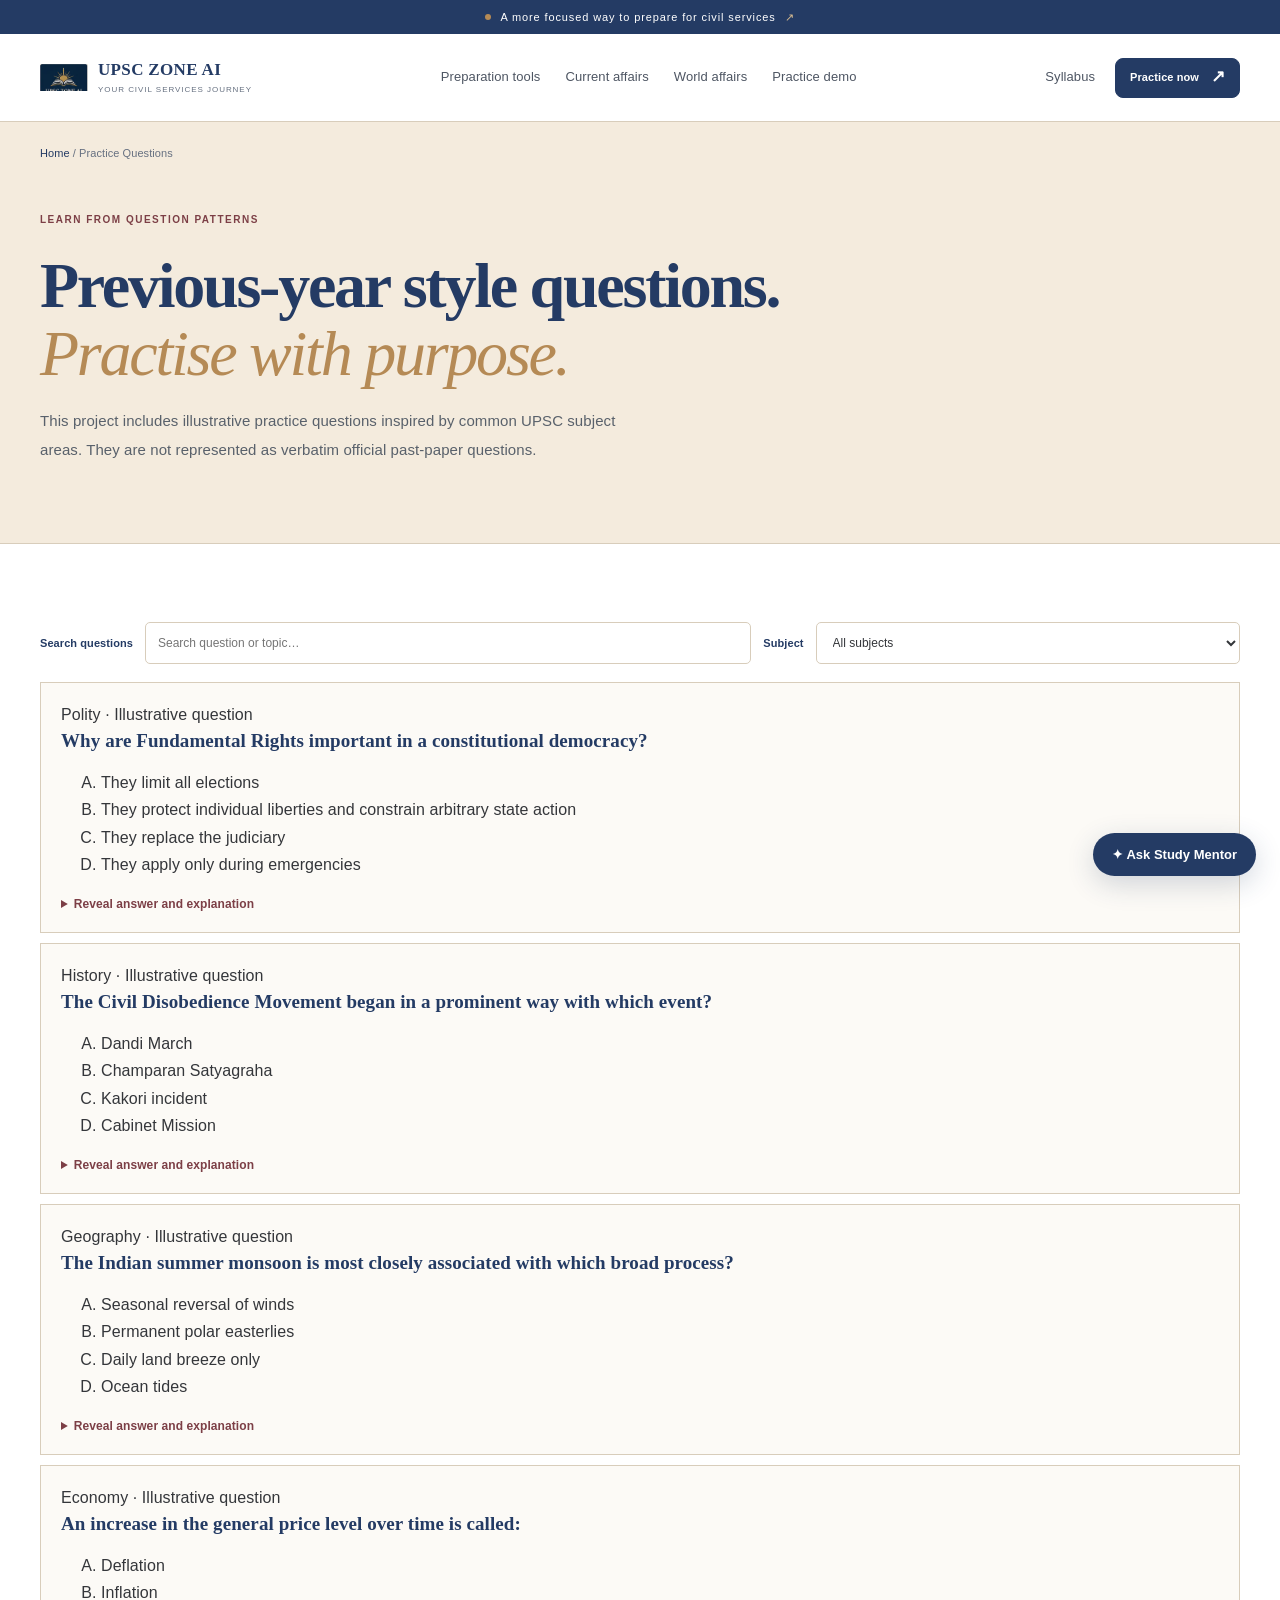
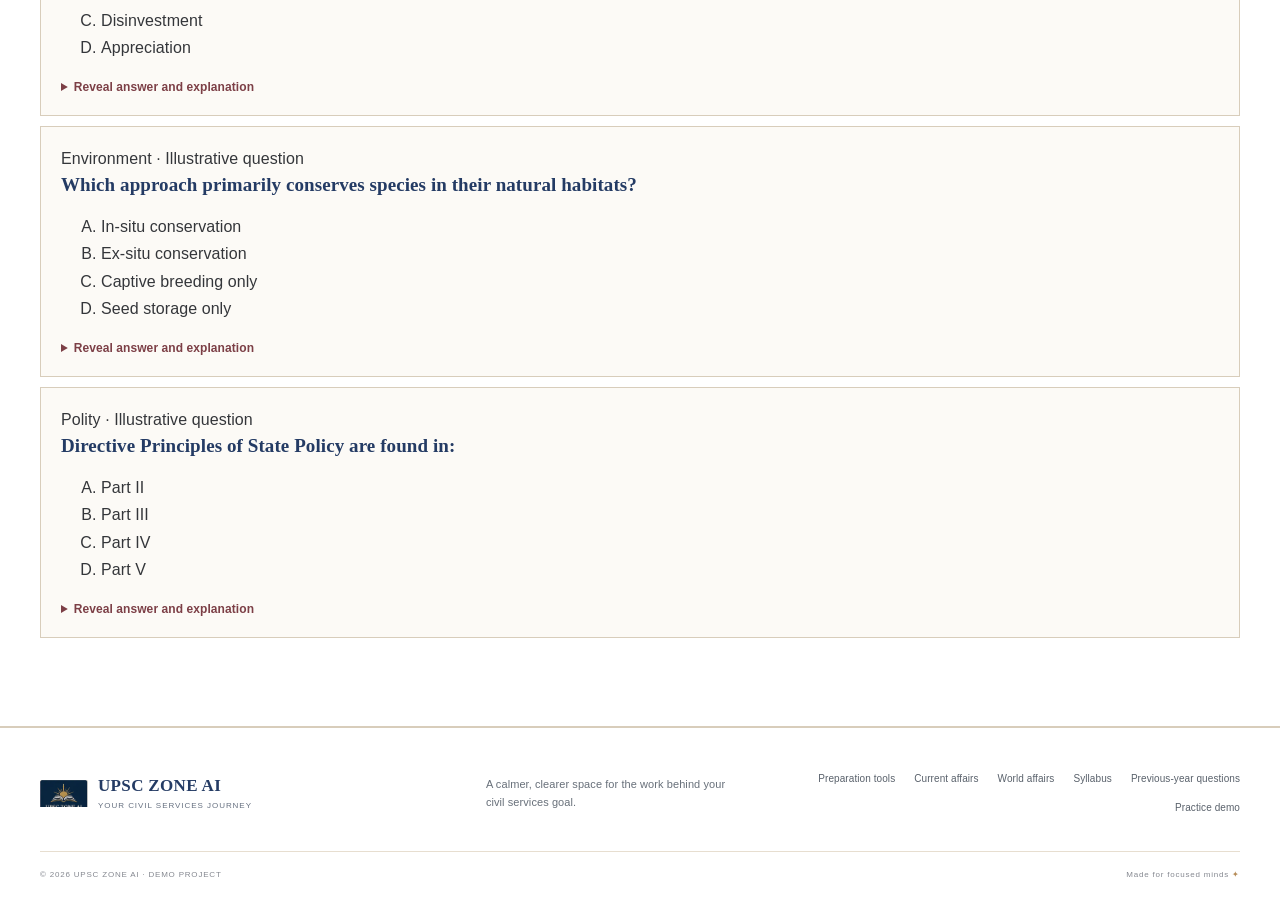
<file: previous-year-questions.html>
<!doctype html><html lang="en"><head><meta charset="utf-8">
<meta name="viewport" content="width=device-width, initial-scale=1">
<meta name="theme-color" content="#243B64">
<link rel="icon" href="images/icons/favicon.webp">
<link rel="stylesheet" href="css/color.css">
<link rel="stylesheet" href="css/style.css">
<link rel="stylesheet" href="css/responsive.css">
<link rel="stylesheet" href="css/app.css"><meta name="description" content="Illustrative UPSC-style questions with answers and explanations."><title>Practice Questions | UPSC ZONE AI</title></head><body><div class="announcement"><span class="announcement-dot"></span> A more focused way to prepare for civil services <span class="announcement-arrow">↗</span></div>
<header class="site-header">
<a class="brand" href="index.html" aria-label="UPSC ZONE AI home"><img src="images/icons/logo.webp" alt="" class="brand-logo"><span class="brand-copy"><strong>UPSC ZONE AI</strong><small>YOUR CIVIL SERVICES JOURNEY</small></span></a>
<button class="menu-toggle" type="button" aria-label="Toggle navigation" aria-expanded="false" aria-controls="navLinks">☰</button>
<nav class="nav-links" id="navLinks" aria-label="Main navigation"><a href="preparation.html" aria-current="page">Preparation tools</a><a href="current-affairs.html" >Current affairs</a><a href="world-affairs.html" >World affairs</a><a href="practice.html" >Practice demo</a></nav>
<div class="nav-actions"><a class="sign-in" href="syllabus.html">Syllabus</a><a class="button button-small" href="practice.html">Practice now <span>↗</span></a></div>
</header><main class="app-page"><div class="app-container"><div class="app-breadcrumb"><a href="index.html">Home</a> / Practice Questions</div></div><section class="app-container app-page-intro"><div class="section-kicker">LEARN FROM QUESTION PATTERNS</div><h1>Previous-year style questions.<br><em>Practise with purpose.</em></h1><p>This project includes illustrative practice questions inspired by common UPSC subject areas. They are not represented as verbatim official past-paper questions.</p></section>
<section class="app-section app-white"><div class="app-container"><div class="app-toolbar"><label for="pyqSearch">Search questions</label><input id="pyqSearch" type="search" placeholder="Search question or topic…"><label for="pyqSubject">Subject</label><select id="pyqSubject"><option value="all">All subjects</option><option>Polity</option><option>History</option><option>Geography</option><option>Economy</option><option>Environment</option></select></div><div id="pyqList" class="app-pyq-list"></div></div></section></main><footer class="site-footer"><div class="footer-main">
<a class="brand footer-brand" href="index.html"><img src="images/icons/logo.webp" alt="" class="brand-logo"><span class="brand-copy"><strong>UPSC ZONE AI</strong><small>YOUR CIVIL SERVICES JOURNEY</small></span></a>
<p>A calmer, clearer space for the work behind your civil services goal.</p>
<div class="footer-links"><a href="preparation.html">Preparation tools</a><a href="current-affairs.html">Current affairs</a><a href="world-affairs.html">World affairs</a><a href="syllabus.html">Syllabus</a><a href="previous-year-questions.html">Previous-year questions</a><a href="practice.html">Practice demo</a></div>
</div><div class="footer-bottom"><span>© <span id="year"></span> UPSC ZONE AI · DEMO PROJECT</span><span>Made for focused minds <span class="footer-star">✦</span></span></div></footer>
<script src="js/data.js"></script><script src="js/script.js"></script>  <script src="js/ai-tutor.js" defer></script>
</body></html>
</file>
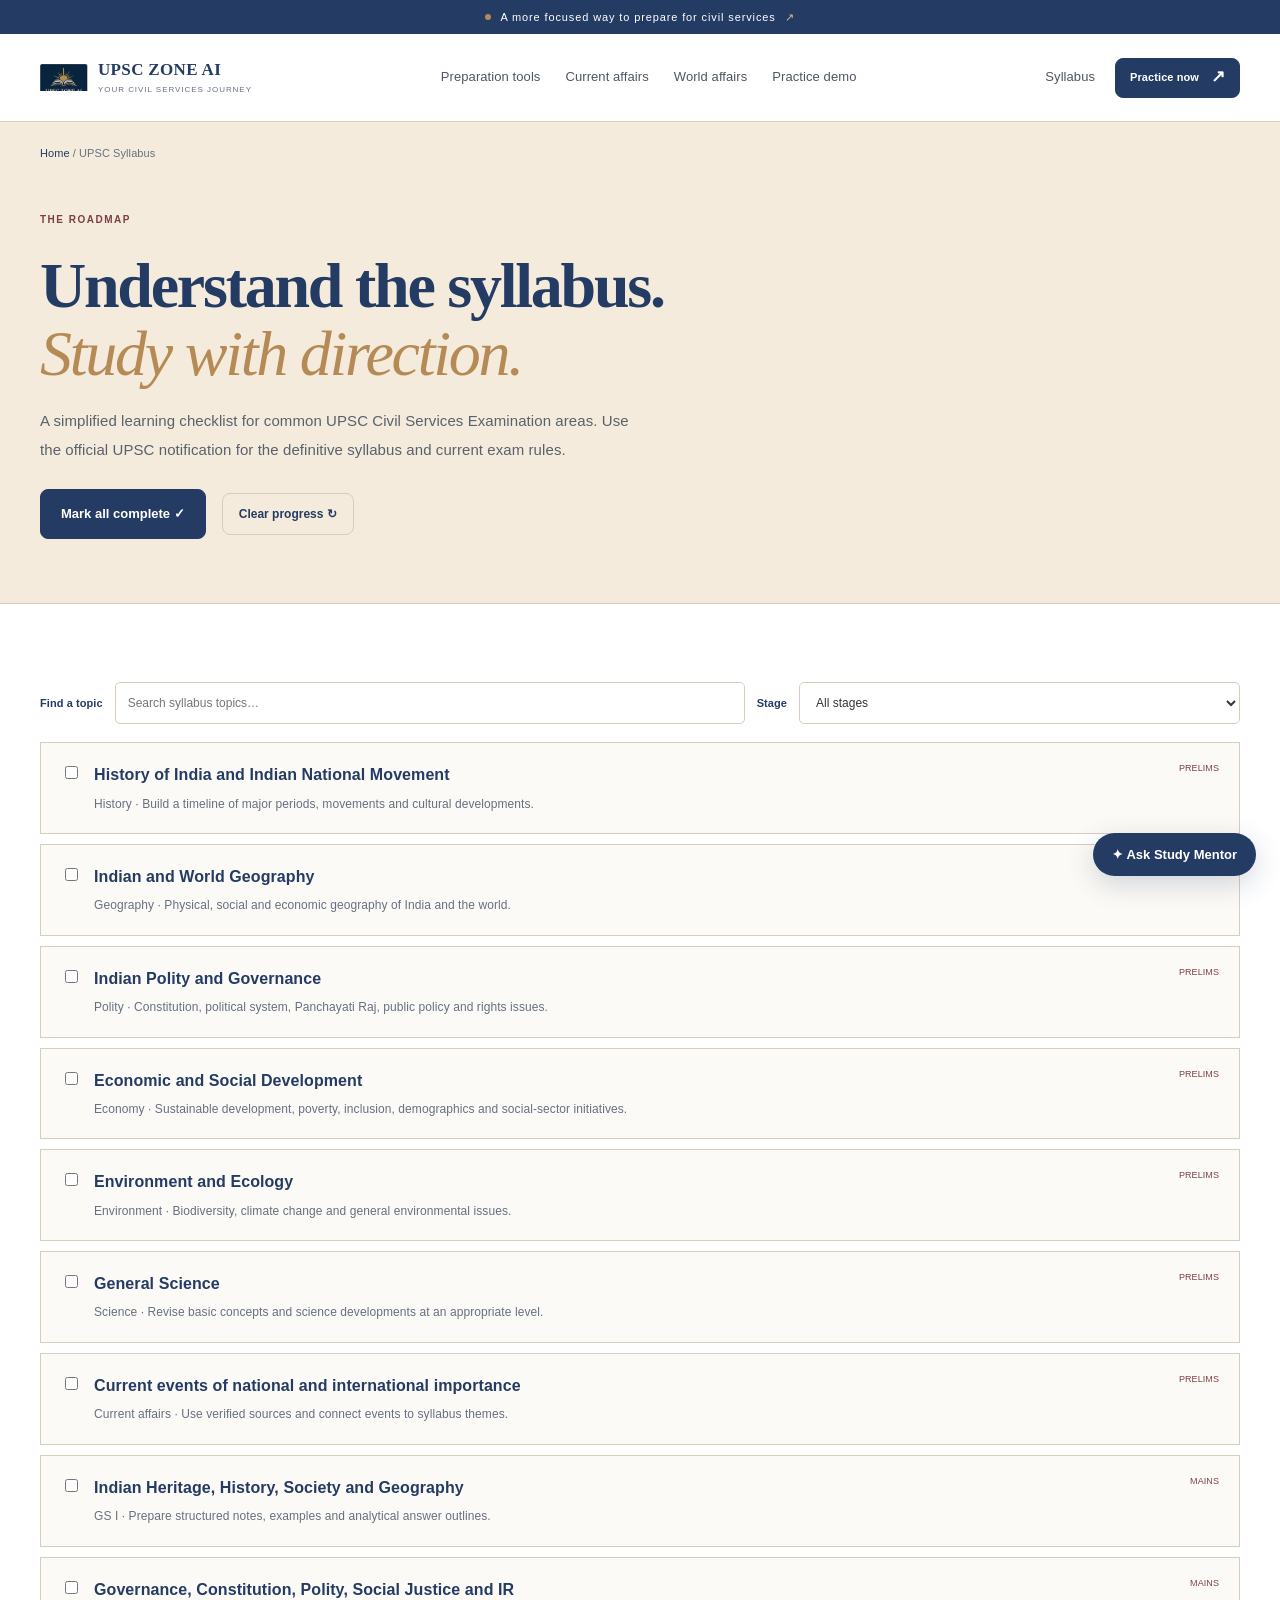
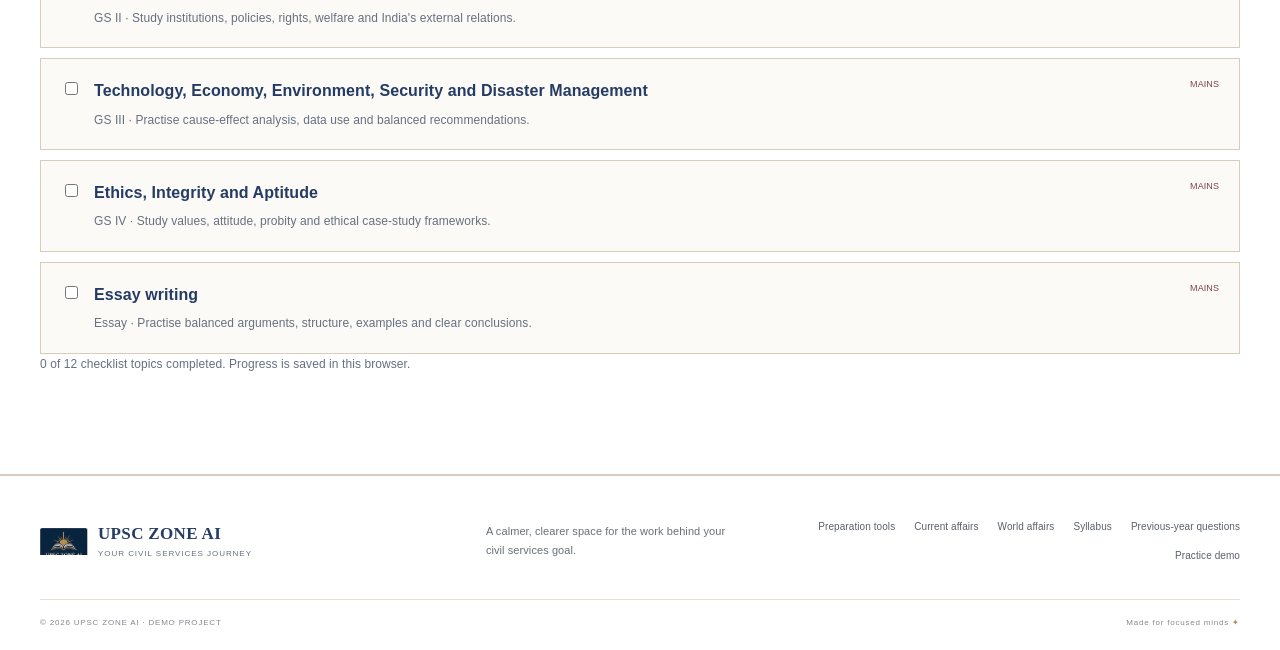
<file: syllabus.html>
<!doctype html><html lang="en"><head><meta charset="utf-8">
<meta name="viewport" content="width=device-width, initial-scale=1">
<meta name="theme-color" content="#243B64">
<link rel="icon" href="images/icons/favicon.webp">
<link rel="stylesheet" href="css/color.css">
<link rel="stylesheet" href="css/style.css">
<link rel="stylesheet" href="css/responsive.css">
<link rel="stylesheet" href="css/app.css"><meta name="description" content="Track a simplified UPSC Prelims and Mains study checklist."><title>UPSC Syllabus | UPSC ZONE AI</title></head><body><div class="announcement"><span class="announcement-dot"></span> A more focused way to prepare for civil services <span class="announcement-arrow">↗</span></div>
<header class="site-header">
<a class="brand" href="index.html" aria-label="UPSC ZONE AI home"><img src="images/icons/logo.webp" alt="" class="brand-logo"><span class="brand-copy"><strong>UPSC ZONE AI</strong><small>YOUR CIVIL SERVICES JOURNEY</small></span></a>
<button class="menu-toggle" type="button" aria-label="Toggle navigation" aria-expanded="false" aria-controls="navLinks">☰</button>
<nav class="nav-links" id="navLinks" aria-label="Main navigation"><a href="preparation.html" aria-current="page">Preparation tools</a><a href="current-affairs.html" >Current affairs</a><a href="world-affairs.html" >World affairs</a><a href="practice.html" >Practice demo</a></nav>
<div class="nav-actions"><a class="sign-in" href="syllabus.html">Syllabus</a><a class="button button-small" href="practice.html">Practice now <span>↗</span></a></div>
</header><main class="app-page"><div class="app-container"><div class="app-breadcrumb"><a href="index.html">Home</a> / UPSC Syllabus</div></div><section class="app-container app-page-intro"><div class="section-kicker">THE ROADMAP</div><h1>Understand the syllabus.<br><em>Study with direction.</em></h1><p>A simplified learning checklist for common UPSC Civil Services Examination areas. Use the official UPSC notification for the definitive syllabus and current exam rules.</p><div class="app-actions"><button class="button" id="markAllSyllabus" type="button">Mark all complete ✓</button><button class="app-secondary" id="clearSyllabus" type="button">Clear progress ↻</button></div></section>
<section class="app-section app-white"><div class="app-container"><div class="app-toolbar"><label for="syllabusSearch">Find a topic</label><input id="syllabusSearch" type="search" placeholder="Search syllabus topics…"><label for="syllabusStage">Stage</label><select id="syllabusStage"><option value="all">All stages</option><option value="prelims">Prelims</option><option value="mains">Mains</option><option value="both">Both / foundation</option></select></div><div class="app-syllabus-list" id="syllabusList"></div><p class="app-muted" id="syllabusStatus" aria-live="polite"></p></div></section></main><footer class="site-footer"><div class="footer-main">
<a class="brand footer-brand" href="index.html"><img src="images/icons/logo.webp" alt="" class="brand-logo"><span class="brand-copy"><strong>UPSC ZONE AI</strong><small>YOUR CIVIL SERVICES JOURNEY</small></span></a>
<p>A calmer, clearer space for the work behind your civil services goal.</p>
<div class="footer-links"><a href="preparation.html">Preparation tools</a><a href="current-affairs.html">Current affairs</a><a href="world-affairs.html">World affairs</a><a href="syllabus.html">Syllabus</a><a href="previous-year-questions.html">Previous-year questions</a><a href="practice.html">Practice demo</a></div>
</div><div class="footer-bottom"><span>© <span id="year"></span> UPSC ZONE AI · DEMO PROJECT</span><span>Made for focused minds <span class="footer-star">✦</span></span></div></footer>
<script src="js/data.js"></script><script src="js/script.js"></script>  <script src="js/ai-tutor.js" defer></script>
</body></html>
</file>
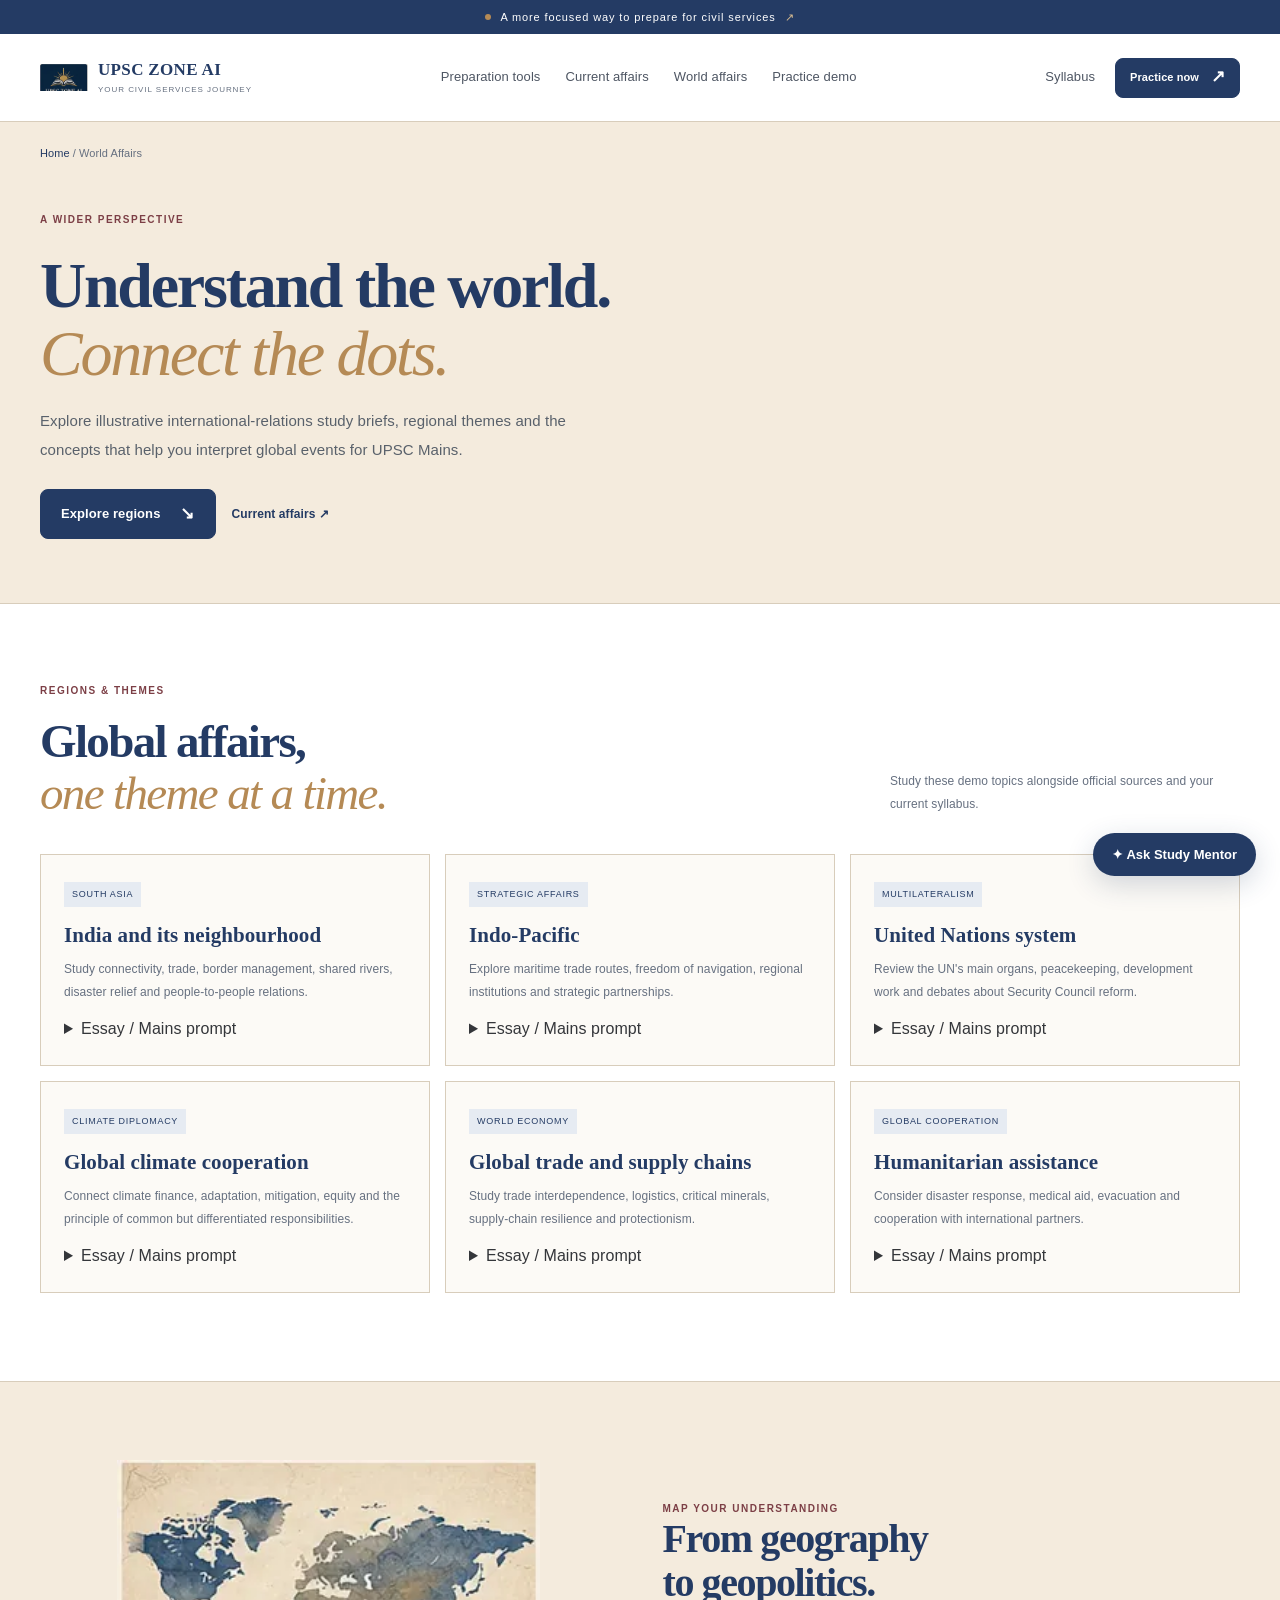
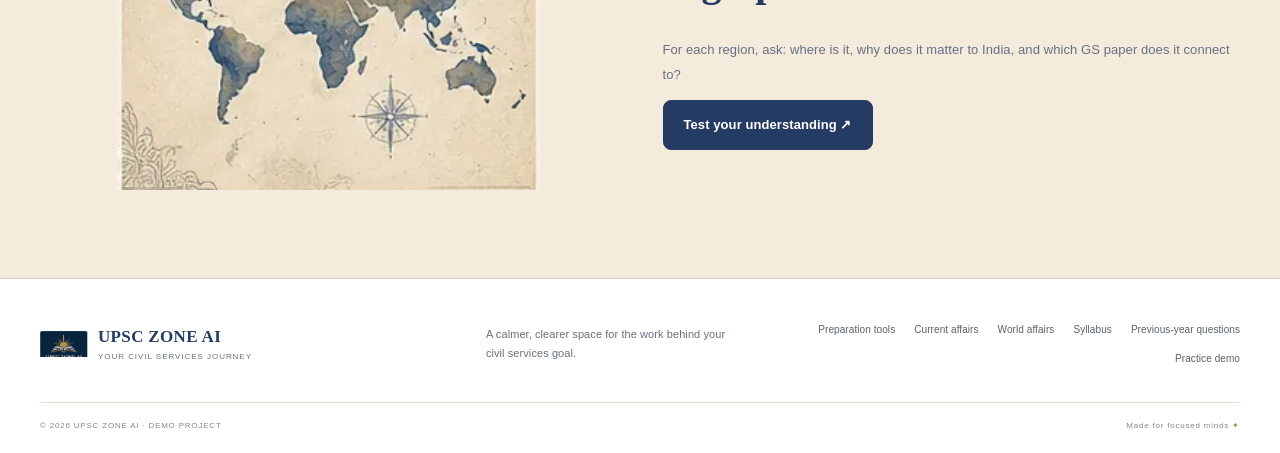
<file: world-affairs.html>
<!doctype html><html lang="en"><head><meta charset="utf-8">
<meta name="viewport" content="width=device-width, initial-scale=1">
<meta name="theme-color" content="#243B64">
<link rel="icon" href="images/icons/favicon.webp">
<link rel="stylesheet" href="css/color.css">
<link rel="stylesheet" href="css/style.css">
<link rel="stylesheet" href="css/responsive.css">
<link rel="stylesheet" href="css/app.css"><meta name="description" content="Illustrative international relations study topics for UPSC."><title>World Affairs | UPSC ZONE AI</title></head><body><div class="announcement"><span class="announcement-dot"></span> A more focused way to prepare for civil services <span class="announcement-arrow">↗</span></div>
<header class="site-header">
<a class="brand" href="index.html" aria-label="UPSC ZONE AI home"><img src="images/icons/logo.webp" alt="" class="brand-logo"><span class="brand-copy"><strong>UPSC ZONE AI</strong><small>YOUR CIVIL SERVICES JOURNEY</small></span></a>
<button class="menu-toggle" type="button" aria-label="Toggle navigation" aria-expanded="false" aria-controls="navLinks">☰</button>
<nav class="nav-links" id="navLinks" aria-label="Main navigation"><a href="preparation.html" >Preparation tools</a><a href="current-affairs.html" >Current affairs</a><a href="world-affairs.html" aria-current="page">World affairs</a><a href="practice.html" >Practice demo</a></nav>
<div class="nav-actions"><a class="sign-in" href="syllabus.html">Syllabus</a><a class="button button-small" href="practice.html">Practice now <span>↗</span></a></div>
</header><main class="app-page"><div class="app-container"><div class="app-breadcrumb"><a href="index.html">Home</a> / World Affairs</div></div><section class="app-container app-page-intro"><div class="section-kicker">A WIDER PERSPECTIVE</div><h1>Understand the world.<br><em>Connect the dots.</em></h1><p>Explore illustrative international-relations study briefs, regional themes and the concepts that help you interpret global events for UPSC Mains.</p><div class="app-actions"><a class="button" href="#regions">Explore regions <span>↘</span></a><a class="text-link" href="current-affairs.html">Current affairs ↗</a></div></section>
<section class="app-section app-white" id="regions"><div class="app-container"><div class="section-kicker">REGIONS & THEMES</div><div class="app-section-heading"><h2>Global affairs,<br><em>one theme at a time.</em></h2><p>Study these demo topics alongside official sources and your current syllabus.</p></div><div class="app-world-grid" id="worldGrid"></div></div></section>
<section class="app-section"><div class="app-container app-map-panel"><img src="images/illustrations/world-map.webp" alt="Illustrative world map"><div><div class="section-kicker">MAP YOUR UNDERSTANDING</div><h2>From geography<br>to geopolitics.</h2><p>For each region, ask: where is it, why does it matter to India, and which GS paper does it connect to?</p><a class="button" href="practice.html">Test your understanding ↗</a></div></div></section></main><footer class="site-footer"><div class="footer-main">
<a class="brand footer-brand" href="index.html"><img src="images/icons/logo.webp" alt="" class="brand-logo"><span class="brand-copy"><strong>UPSC ZONE AI</strong><small>YOUR CIVIL SERVICES JOURNEY</small></span></a>
<p>A calmer, clearer space for the work behind your civil services goal.</p>
<div class="footer-links"><a href="preparation.html">Preparation tools</a><a href="current-affairs.html">Current affairs</a><a href="world-affairs.html">World affairs</a><a href="syllabus.html">Syllabus</a><a href="previous-year-questions.html">Previous-year questions</a><a href="practice.html">Practice demo</a></div>
</div><div class="footer-bottom"><span>© <span id="year"></span> UPSC ZONE AI · DEMO PROJECT</span><span>Made for focused minds <span class="footer-star">✦</span></span></div></footer>
<script src="js/data.js"></script><script src="js/script.js"></script>  <script src="js/ai-tutor.js" defer></script>
</body></html>
</file>
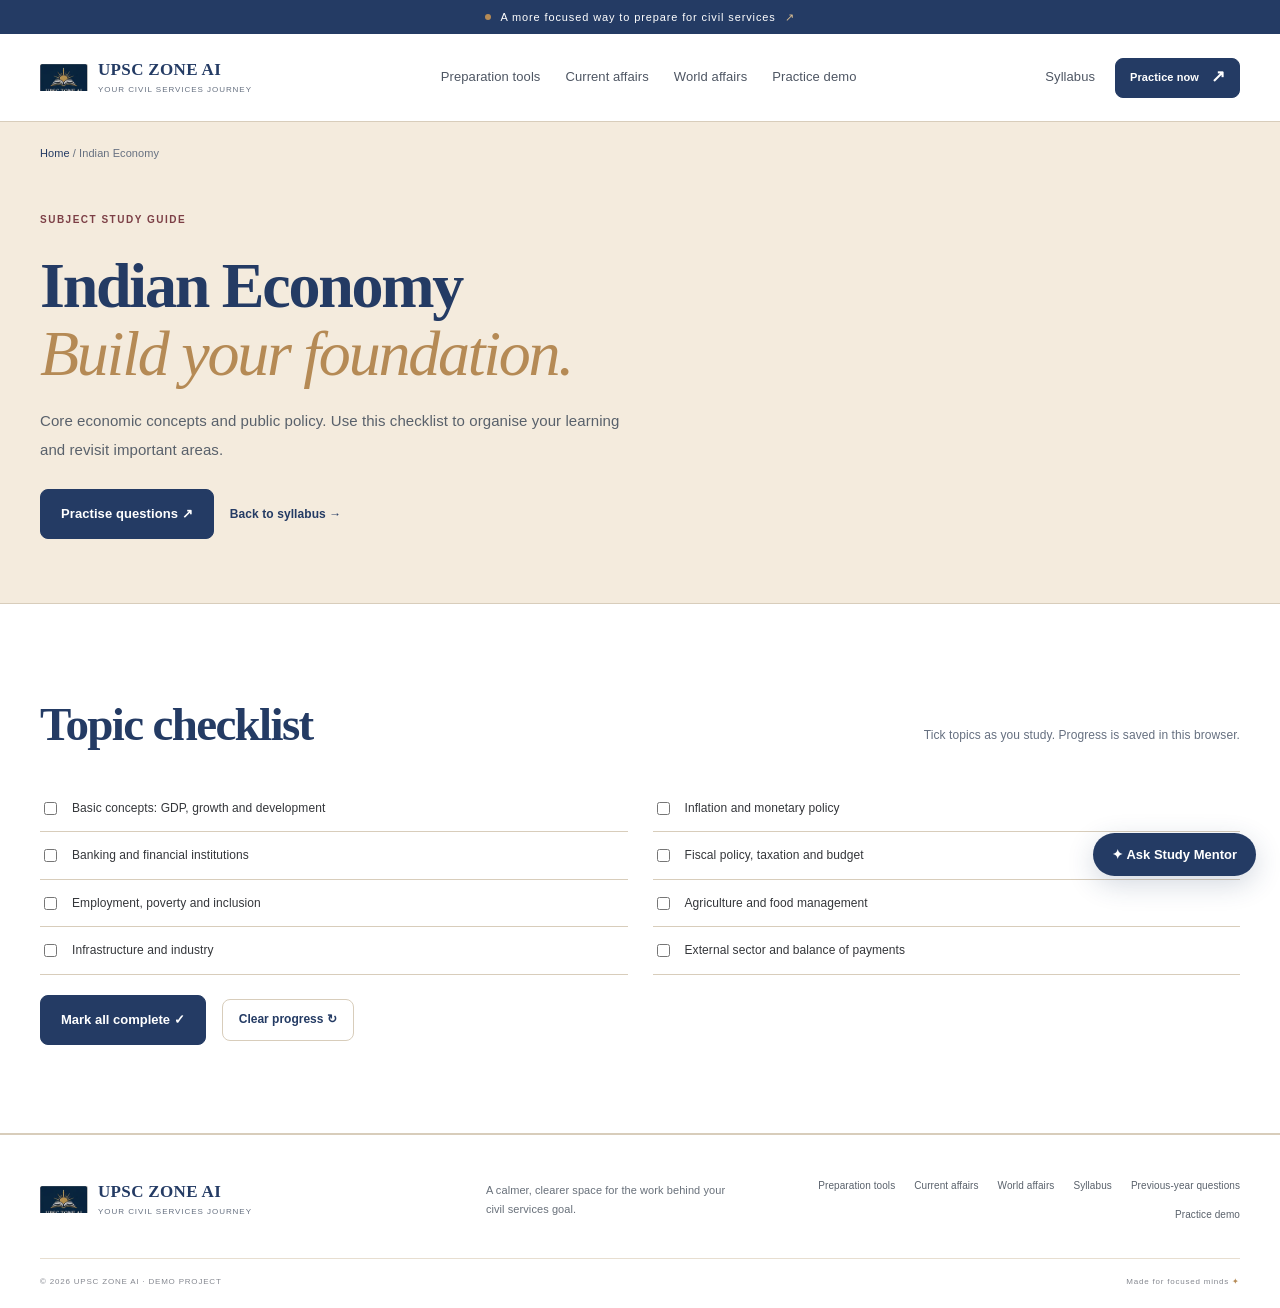
<file: subjects/economy.html>
<!doctype html><html lang="en"><head><meta charset="utf-8">
<meta name="viewport" content="width=device-width, initial-scale=1">
<meta name="theme-color" content="#243B64">
<link rel="icon" href="../images/icons/favicon.webp">
<link rel="stylesheet" href="../css/color.css">
<link rel="stylesheet" href="../css/style.css">
<link rel="stylesheet" href="../css/responsive.css">
<link rel="stylesheet" href="../css/app.css"><meta name="description" content="Core economic concepts and public policy"><title>Indian Economy | UPSC ZONE AI</title></head><body><div class="announcement"><span class="announcement-dot"></span> A more focused way to prepare for civil services <span class="announcement-arrow">↗</span></div>
<header class="site-header">
<a class="brand" href="../index.html" aria-label="UPSC ZONE AI home"><img src="../images/icons/logo.webp" alt="" class="brand-logo"><span class="brand-copy"><strong>UPSC ZONE AI</strong><small>YOUR CIVIL SERVICES JOURNEY</small></span></a>
<button class="menu-toggle" type="button" aria-label="Toggle navigation" aria-expanded="false" aria-controls="navLinks">☰</button>
<nav class="nav-links" id="navLinks" aria-label="Main navigation"><a href="../preparation.html" aria-current="page">Preparation tools</a><a href="../current-affairs.html" >Current affairs</a><a href="../world-affairs.html" >World affairs</a><a href="../practice.html" >Practice demo</a></nav>
<div class="nav-actions"><a class="sign-in" href="../syllabus.html">Syllabus</a><a class="button button-small" href="../practice.html">Practice now <span>↗</span></a></div>
</header><main class="app-page"><div class="app-container"><div class="app-breadcrumb"><a href="../index.html">Home</a> / Indian Economy</div></div><section class="app-container app-page-intro"><div class="section-kicker">SUBJECT STUDY GUIDE</div><h1>Indian Economy<br><em>Build your foundation.</em></h1><p>Core economic concepts and public policy. Use this checklist to organise your learning and revisit important areas.</p><div class="app-actions"><a class="button" href="../practice.html">Practise questions ↗</a><a class="text-link" href="../syllabus.html">Back to syllabus →</a></div></section>
<section class="app-section app-white"><div class="app-container"><div class="app-section-heading"><h2>Topic checklist</h2><p>Tick topics as you study. Progress is saved in this browser.</p></div><div class="app-topic-list" data-topic-list="economy"><label class="app-topic"><input type="checkbox" data-topic="economy-0"><span>Basic concepts: GDP, growth and development</span></label><label class="app-topic"><input type="checkbox" data-topic="economy-1"><span>Inflation and monetary policy</span></label><label class="app-topic"><input type="checkbox" data-topic="economy-2"><span>Banking and financial institutions</span></label><label class="app-topic"><input type="checkbox" data-topic="economy-3"><span>Fiscal policy, taxation and budget</span></label><label class="app-topic"><input type="checkbox" data-topic="economy-4"><span>Employment, poverty and inclusion</span></label><label class="app-topic"><input type="checkbox" data-topic="economy-5"><span>Agriculture and food management</span></label><label class="app-topic"><input type="checkbox" data-topic="economy-6"><span>Infrastructure and industry</span></label><label class="app-topic"><input type="checkbox" data-topic="economy-7"><span>External sector and balance of payments</span></label></div><div class="app-actions app-topic-actions"><button class="button" type="button" data-complete-topics="economy">Mark all complete ✓</button><button class="app-secondary" type="button" data-clear-topics="economy">Clear progress ↻</button></div></div></section></main><footer class="site-footer"><div class="footer-main">
<a class="brand footer-brand" href="../index.html"><img src="../images/icons/logo.webp" alt="" class="brand-logo"><span class="brand-copy"><strong>UPSC ZONE AI</strong><small>YOUR CIVIL SERVICES JOURNEY</small></span></a>
<p>A calmer, clearer space for the work behind your civil services goal.</p>
<div class="footer-links"><a href="../preparation.html">Preparation tools</a><a href="../current-affairs.html">Current affairs</a><a href="../world-affairs.html">World affairs</a><a href="../syllabus.html">Syllabus</a><a href="../previous-year-questions.html">Previous-year questions</a><a href="../practice.html">Practice demo</a></div>
</div><div class="footer-bottom"><span>© <span id="year"></span> UPSC ZONE AI · DEMO PROJECT</span><span>Made for focused minds <span class="footer-star">✦</span></span></div></footer>
<script src="../js/data.js"></script><script src="../js/script.js"></script>  <script src="../js/ai-tutor.js" defer></script>
</body></html>
</file>
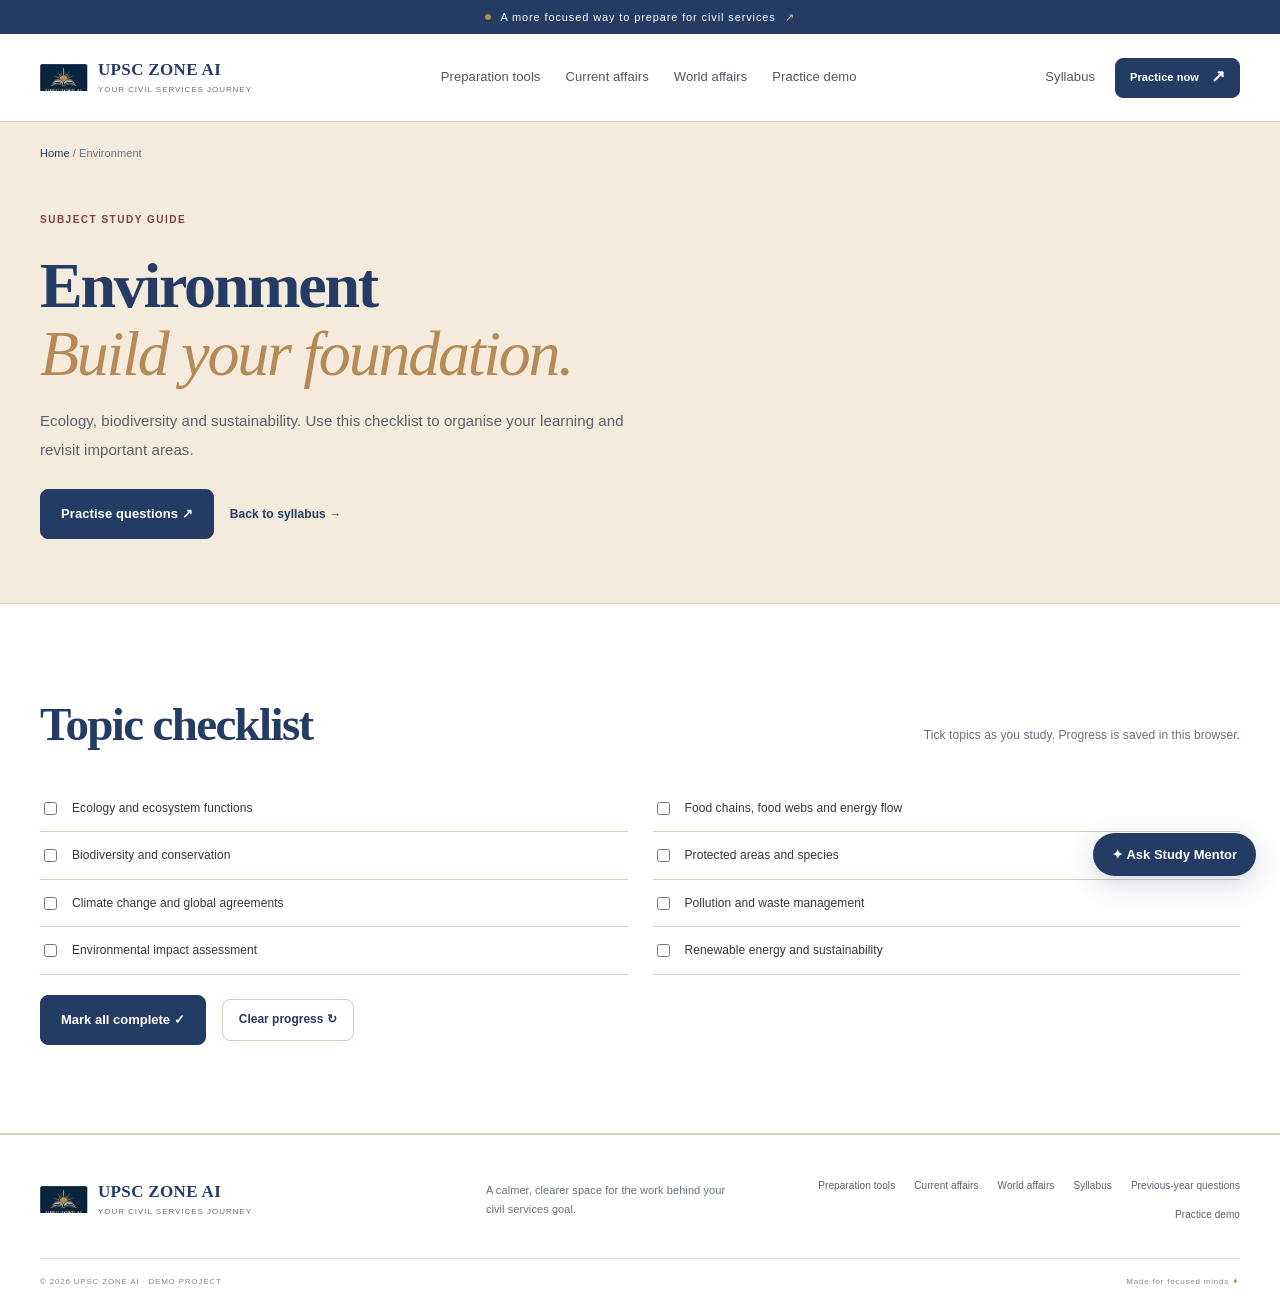
<file: subjects/environment.html>
<!doctype html><html lang="en"><head><meta charset="utf-8">
<meta name="viewport" content="width=device-width, initial-scale=1">
<meta name="theme-color" content="#243B64">
<link rel="icon" href="../images/icons/favicon.webp">
<link rel="stylesheet" href="../css/color.css">
<link rel="stylesheet" href="../css/style.css">
<link rel="stylesheet" href="../css/responsive.css">
<link rel="stylesheet" href="../css/app.css"><meta name="description" content="Ecology, biodiversity and sustainability"><title>Environment | UPSC ZONE AI</title></head><body><div class="announcement"><span class="announcement-dot"></span> A more focused way to prepare for civil services <span class="announcement-arrow">↗</span></div>
<header class="site-header">
<a class="brand" href="../index.html" aria-label="UPSC ZONE AI home"><img src="../images/icons/logo.webp" alt="" class="brand-logo"><span class="brand-copy"><strong>UPSC ZONE AI</strong><small>YOUR CIVIL SERVICES JOURNEY</small></span></a>
<button class="menu-toggle" type="button" aria-label="Toggle navigation" aria-expanded="false" aria-controls="navLinks">☰</button>
<nav class="nav-links" id="navLinks" aria-label="Main navigation"><a href="../preparation.html" aria-current="page">Preparation tools</a><a href="../current-affairs.html" >Current affairs</a><a href="../world-affairs.html" >World affairs</a><a href="../practice.html" >Practice demo</a></nav>
<div class="nav-actions"><a class="sign-in" href="../syllabus.html">Syllabus</a><a class="button button-small" href="../practice.html">Practice now <span>↗</span></a></div>
</header><main class="app-page"><div class="app-container"><div class="app-breadcrumb"><a href="../index.html">Home</a> / Environment</div></div><section class="app-container app-page-intro"><div class="section-kicker">SUBJECT STUDY GUIDE</div><h1>Environment<br><em>Build your foundation.</em></h1><p>Ecology, biodiversity and sustainability. Use this checklist to organise your learning and revisit important areas.</p><div class="app-actions"><a class="button" href="../practice.html">Practise questions ↗</a><a class="text-link" href="../syllabus.html">Back to syllabus →</a></div></section>
<section class="app-section app-white"><div class="app-container"><div class="app-section-heading"><h2>Topic checklist</h2><p>Tick topics as you study. Progress is saved in this browser.</p></div><div class="app-topic-list" data-topic-list="environment"><label class="app-topic"><input type="checkbox" data-topic="environment-0"><span>Ecology and ecosystem functions</span></label><label class="app-topic"><input type="checkbox" data-topic="environment-1"><span>Food chains, food webs and energy flow</span></label><label class="app-topic"><input type="checkbox" data-topic="environment-2"><span>Biodiversity and conservation</span></label><label class="app-topic"><input type="checkbox" data-topic="environment-3"><span>Protected areas and species</span></label><label class="app-topic"><input type="checkbox" data-topic="environment-4"><span>Climate change and global agreements</span></label><label class="app-topic"><input type="checkbox" data-topic="environment-5"><span>Pollution and waste management</span></label><label class="app-topic"><input type="checkbox" data-topic="environment-6"><span>Environmental impact assessment</span></label><label class="app-topic"><input type="checkbox" data-topic="environment-7"><span>Renewable energy and sustainability</span></label></div><div class="app-actions app-topic-actions"><button class="button" type="button" data-complete-topics="environment">Mark all complete ✓</button><button class="app-secondary" type="button" data-clear-topics="environment">Clear progress ↻</button></div></div></section></main><footer class="site-footer"><div class="footer-main">
<a class="brand footer-brand" href="../index.html"><img src="../images/icons/logo.webp" alt="" class="brand-logo"><span class="brand-copy"><strong>UPSC ZONE AI</strong><small>YOUR CIVIL SERVICES JOURNEY</small></span></a>
<p>A calmer, clearer space for the work behind your civil services goal.</p>
<div class="footer-links"><a href="../preparation.html">Preparation tools</a><a href="../current-affairs.html">Current affairs</a><a href="../world-affairs.html">World affairs</a><a href="../syllabus.html">Syllabus</a><a href="../previous-year-questions.html">Previous-year questions</a><a href="../practice.html">Practice demo</a></div>
</div><div class="footer-bottom"><span>© <span id="year"></span> UPSC ZONE AI · DEMO PROJECT</span><span>Made for focused minds <span class="footer-star">✦</span></span></div></footer>
<script src="../js/data.js"></script><script src="../js/script.js"></script>  <script src="../js/ai-tutor.js" defer></script>
</body></html>
</file>
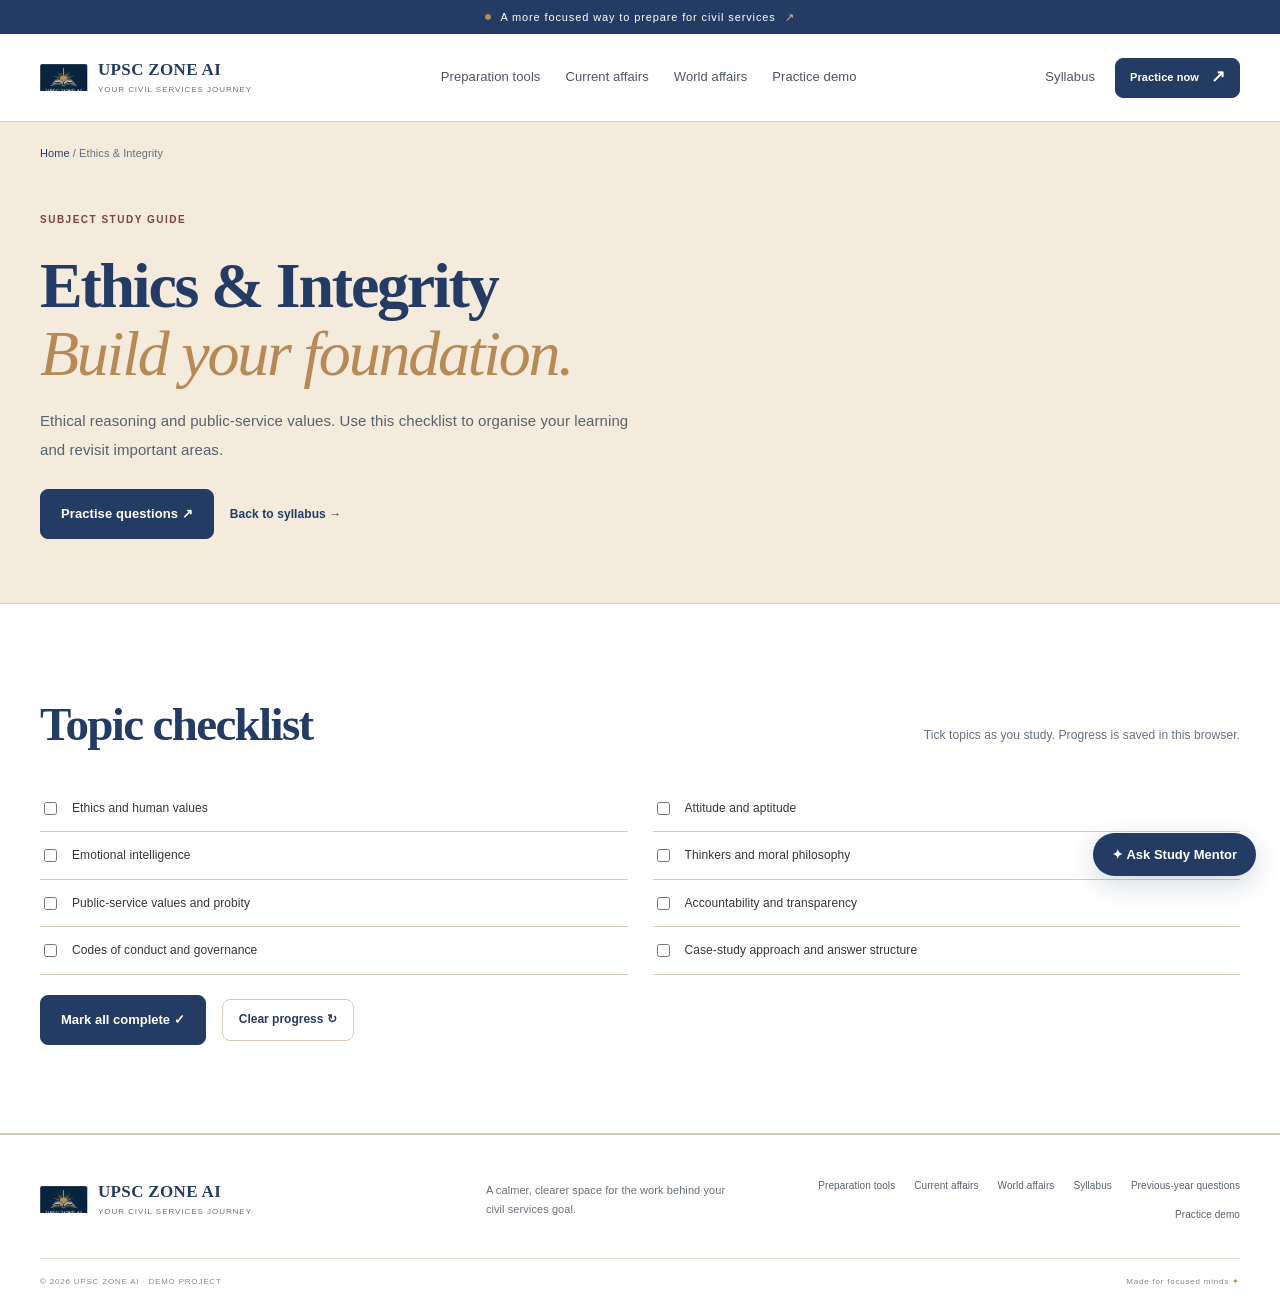
<file: subjects/ethics.html>
<!doctype html><html lang="en"><head><meta charset="utf-8">
<meta name="viewport" content="width=device-width, initial-scale=1">
<meta name="theme-color" content="#243B64">
<link rel="icon" href="../images/icons/favicon.webp">
<link rel="stylesheet" href="../css/color.css">
<link rel="stylesheet" href="../css/style.css">
<link rel="stylesheet" href="../css/responsive.css">
<link rel="stylesheet" href="../css/app.css"><meta name="description" content="Ethical reasoning and public-service values"><title>Ethics & Integrity | UPSC ZONE AI</title></head><body><div class="announcement"><span class="announcement-dot"></span> A more focused way to prepare for civil services <span class="announcement-arrow">↗</span></div>
<header class="site-header">
<a class="brand" href="../index.html" aria-label="UPSC ZONE AI home"><img src="../images/icons/logo.webp" alt="" class="brand-logo"><span class="brand-copy"><strong>UPSC ZONE AI</strong><small>YOUR CIVIL SERVICES JOURNEY</small></span></a>
<button class="menu-toggle" type="button" aria-label="Toggle navigation" aria-expanded="false" aria-controls="navLinks">☰</button>
<nav class="nav-links" id="navLinks" aria-label="Main navigation"><a href="../preparation.html" aria-current="page">Preparation tools</a><a href="../current-affairs.html" >Current affairs</a><a href="../world-affairs.html" >World affairs</a><a href="../practice.html" >Practice demo</a></nav>
<div class="nav-actions"><a class="sign-in" href="../syllabus.html">Syllabus</a><a class="button button-small" href="../practice.html">Practice now <span>↗</span></a></div>
</header><main class="app-page"><div class="app-container"><div class="app-breadcrumb"><a href="../index.html">Home</a> / Ethics & Integrity</div></div><section class="app-container app-page-intro"><div class="section-kicker">SUBJECT STUDY GUIDE</div><h1>Ethics & Integrity<br><em>Build your foundation.</em></h1><p>Ethical reasoning and public-service values. Use this checklist to organise your learning and revisit important areas.</p><div class="app-actions"><a class="button" href="../practice.html">Practise questions ↗</a><a class="text-link" href="../syllabus.html">Back to syllabus →</a></div></section>
<section class="app-section app-white"><div class="app-container"><div class="app-section-heading"><h2>Topic checklist</h2><p>Tick topics as you study. Progress is saved in this browser.</p></div><div class="app-topic-list" data-topic-list="ethics"><label class="app-topic"><input type="checkbox" data-topic="ethics-0"><span>Ethics and human values</span></label><label class="app-topic"><input type="checkbox" data-topic="ethics-1"><span>Attitude and aptitude</span></label><label class="app-topic"><input type="checkbox" data-topic="ethics-2"><span>Emotional intelligence</span></label><label class="app-topic"><input type="checkbox" data-topic="ethics-3"><span>Thinkers and moral philosophy</span></label><label class="app-topic"><input type="checkbox" data-topic="ethics-4"><span>Public-service values and probity</span></label><label class="app-topic"><input type="checkbox" data-topic="ethics-5"><span>Accountability and transparency</span></label><label class="app-topic"><input type="checkbox" data-topic="ethics-6"><span>Codes of conduct and governance</span></label><label class="app-topic"><input type="checkbox" data-topic="ethics-7"><span>Case-study approach and answer structure</span></label></div><div class="app-actions app-topic-actions"><button class="button" type="button" data-complete-topics="ethics">Mark all complete ✓</button><button class="app-secondary" type="button" data-clear-topics="ethics">Clear progress ↻</button></div></div></section></main><footer class="site-footer"><div class="footer-main">
<a class="brand footer-brand" href="../index.html"><img src="../images/icons/logo.webp" alt="" class="brand-logo"><span class="brand-copy"><strong>UPSC ZONE AI</strong><small>YOUR CIVIL SERVICES JOURNEY</small></span></a>
<p>A calmer, clearer space for the work behind your civil services goal.</p>
<div class="footer-links"><a href="../preparation.html">Preparation tools</a><a href="../current-affairs.html">Current affairs</a><a href="../world-affairs.html">World affairs</a><a href="../syllabus.html">Syllabus</a><a href="../previous-year-questions.html">Previous-year questions</a><a href="../practice.html">Practice demo</a></div>
</div><div class="footer-bottom"><span>© <span id="year"></span> UPSC ZONE AI · DEMO PROJECT</span><span>Made for focused minds <span class="footer-star">✦</span></span></div></footer>
<script src="../js/data.js"></script><script src="../js/script.js"></script>  <script src="../js/ai-tutor.js" defer></script>
</body></html>
</file>
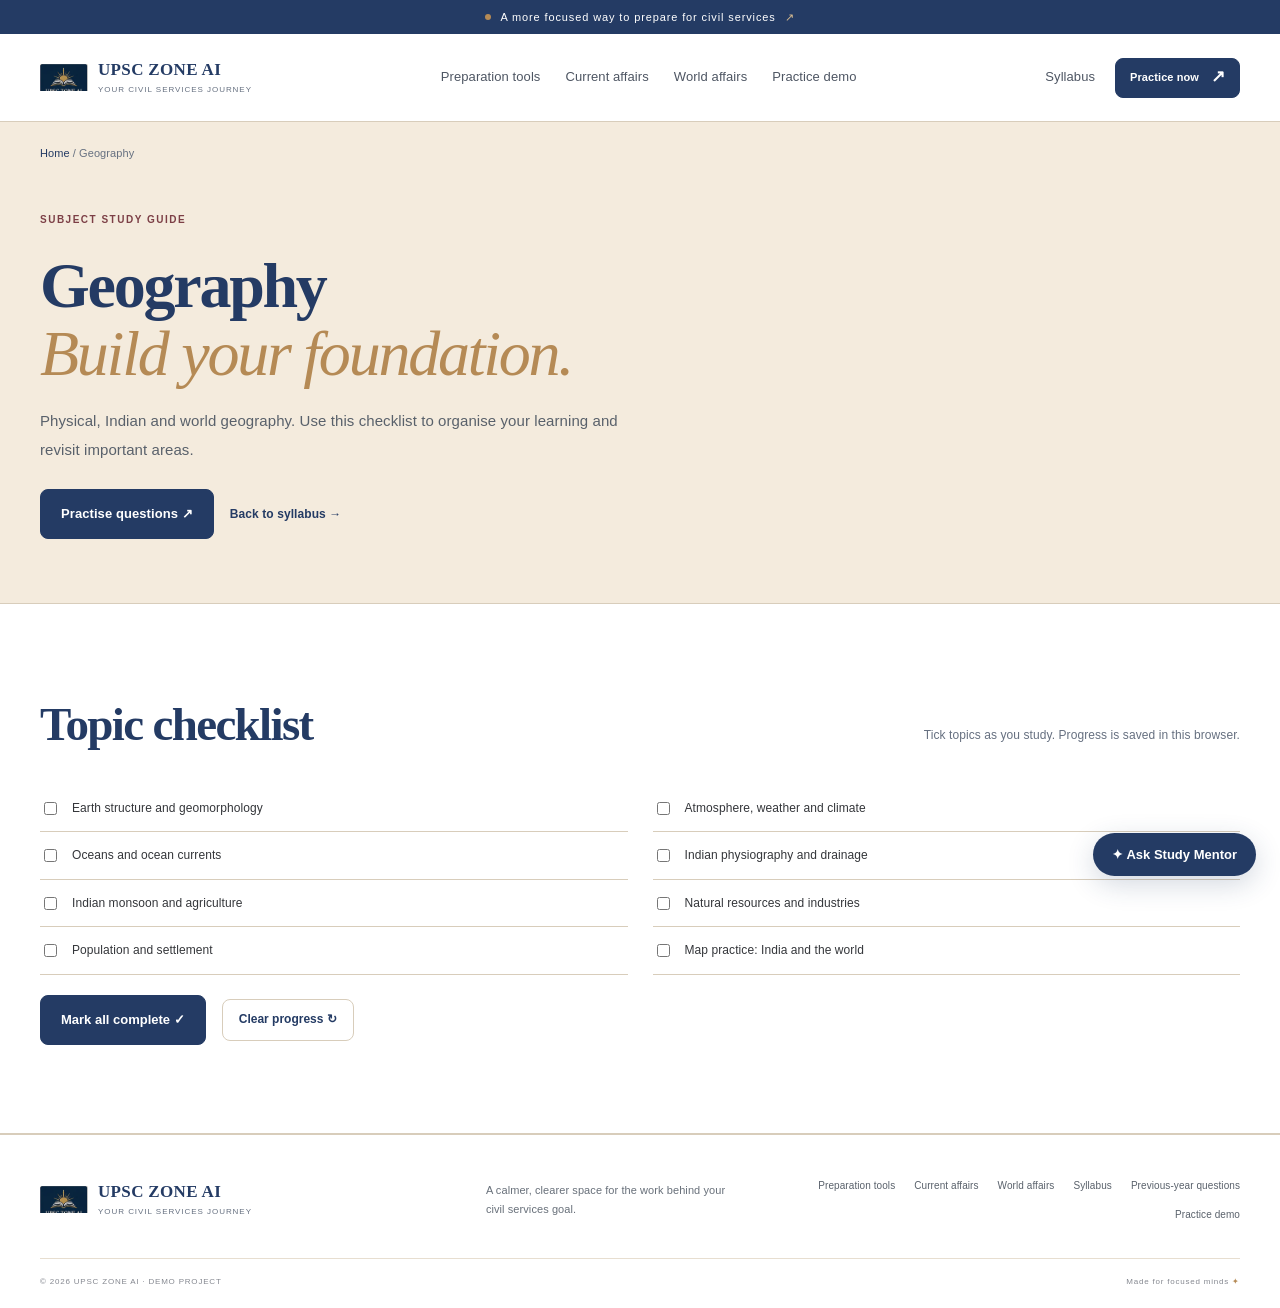
<file: subjects/geography.html>
<!doctype html><html lang="en"><head><meta charset="utf-8">
<meta name="viewport" content="width=device-width, initial-scale=1">
<meta name="theme-color" content="#243B64">
<link rel="icon" href="../images/icons/favicon.webp">
<link rel="stylesheet" href="../css/color.css">
<link rel="stylesheet" href="../css/style.css">
<link rel="stylesheet" href="../css/responsive.css">
<link rel="stylesheet" href="../css/app.css"><meta name="description" content="Physical, Indian and world geography"><title>Geography | UPSC ZONE AI</title></head><body><div class="announcement"><span class="announcement-dot"></span> A more focused way to prepare for civil services <span class="announcement-arrow">↗</span></div>
<header class="site-header">
<a class="brand" href="../index.html" aria-label="UPSC ZONE AI home"><img src="../images/icons/logo.webp" alt="" class="brand-logo"><span class="brand-copy"><strong>UPSC ZONE AI</strong><small>YOUR CIVIL SERVICES JOURNEY</small></span></a>
<button class="menu-toggle" type="button" aria-label="Toggle navigation" aria-expanded="false" aria-controls="navLinks">☰</button>
<nav class="nav-links" id="navLinks" aria-label="Main navigation"><a href="../preparation.html" aria-current="page">Preparation tools</a><a href="../current-affairs.html" >Current affairs</a><a href="../world-affairs.html" >World affairs</a><a href="../practice.html" >Practice demo</a></nav>
<div class="nav-actions"><a class="sign-in" href="../syllabus.html">Syllabus</a><a class="button button-small" href="../practice.html">Practice now <span>↗</span></a></div>
</header><main class="app-page"><div class="app-container"><div class="app-breadcrumb"><a href="../index.html">Home</a> / Geography</div></div><section class="app-container app-page-intro"><div class="section-kicker">SUBJECT STUDY GUIDE</div><h1>Geography<br><em>Build your foundation.</em></h1><p>Physical, Indian and world geography. Use this checklist to organise your learning and revisit important areas.</p><div class="app-actions"><a class="button" href="../practice.html">Practise questions ↗</a><a class="text-link" href="../syllabus.html">Back to syllabus →</a></div></section>
<section class="app-section app-white"><div class="app-container"><div class="app-section-heading"><h2>Topic checklist</h2><p>Tick topics as you study. Progress is saved in this browser.</p></div><div class="app-topic-list" data-topic-list="geography"><label class="app-topic"><input type="checkbox" data-topic="geography-0"><span>Earth structure and geomorphology</span></label><label class="app-topic"><input type="checkbox" data-topic="geography-1"><span>Atmosphere, weather and climate</span></label><label class="app-topic"><input type="checkbox" data-topic="geography-2"><span>Oceans and ocean currents</span></label><label class="app-topic"><input type="checkbox" data-topic="geography-3"><span>Indian physiography and drainage</span></label><label class="app-topic"><input type="checkbox" data-topic="geography-4"><span>Indian monsoon and agriculture</span></label><label class="app-topic"><input type="checkbox" data-topic="geography-5"><span>Natural resources and industries</span></label><label class="app-topic"><input type="checkbox" data-topic="geography-6"><span>Population and settlement</span></label><label class="app-topic"><input type="checkbox" data-topic="geography-7"><span>Map practice: India and the world</span></label></div><div class="app-actions app-topic-actions"><button class="button" type="button" data-complete-topics="geography">Mark all complete ✓</button><button class="app-secondary" type="button" data-clear-topics="geography">Clear progress ↻</button></div></div></section></main><footer class="site-footer"><div class="footer-main">
<a class="brand footer-brand" href="../index.html"><img src="../images/icons/logo.webp" alt="" class="brand-logo"><span class="brand-copy"><strong>UPSC ZONE AI</strong><small>YOUR CIVIL SERVICES JOURNEY</small></span></a>
<p>A calmer, clearer space for the work behind your civil services goal.</p>
<div class="footer-links"><a href="../preparation.html">Preparation tools</a><a href="../current-affairs.html">Current affairs</a><a href="../world-affairs.html">World affairs</a><a href="../syllabus.html">Syllabus</a><a href="../previous-year-questions.html">Previous-year questions</a><a href="../practice.html">Practice demo</a></div>
</div><div class="footer-bottom"><span>© <span id="year"></span> UPSC ZONE AI · DEMO PROJECT</span><span>Made for focused minds <span class="footer-star">✦</span></span></div></footer>
<script src="../js/data.js"></script><script src="../js/script.js"></script>  <script src="../js/ai-tutor.js" defer></script>
</body></html>
</file>
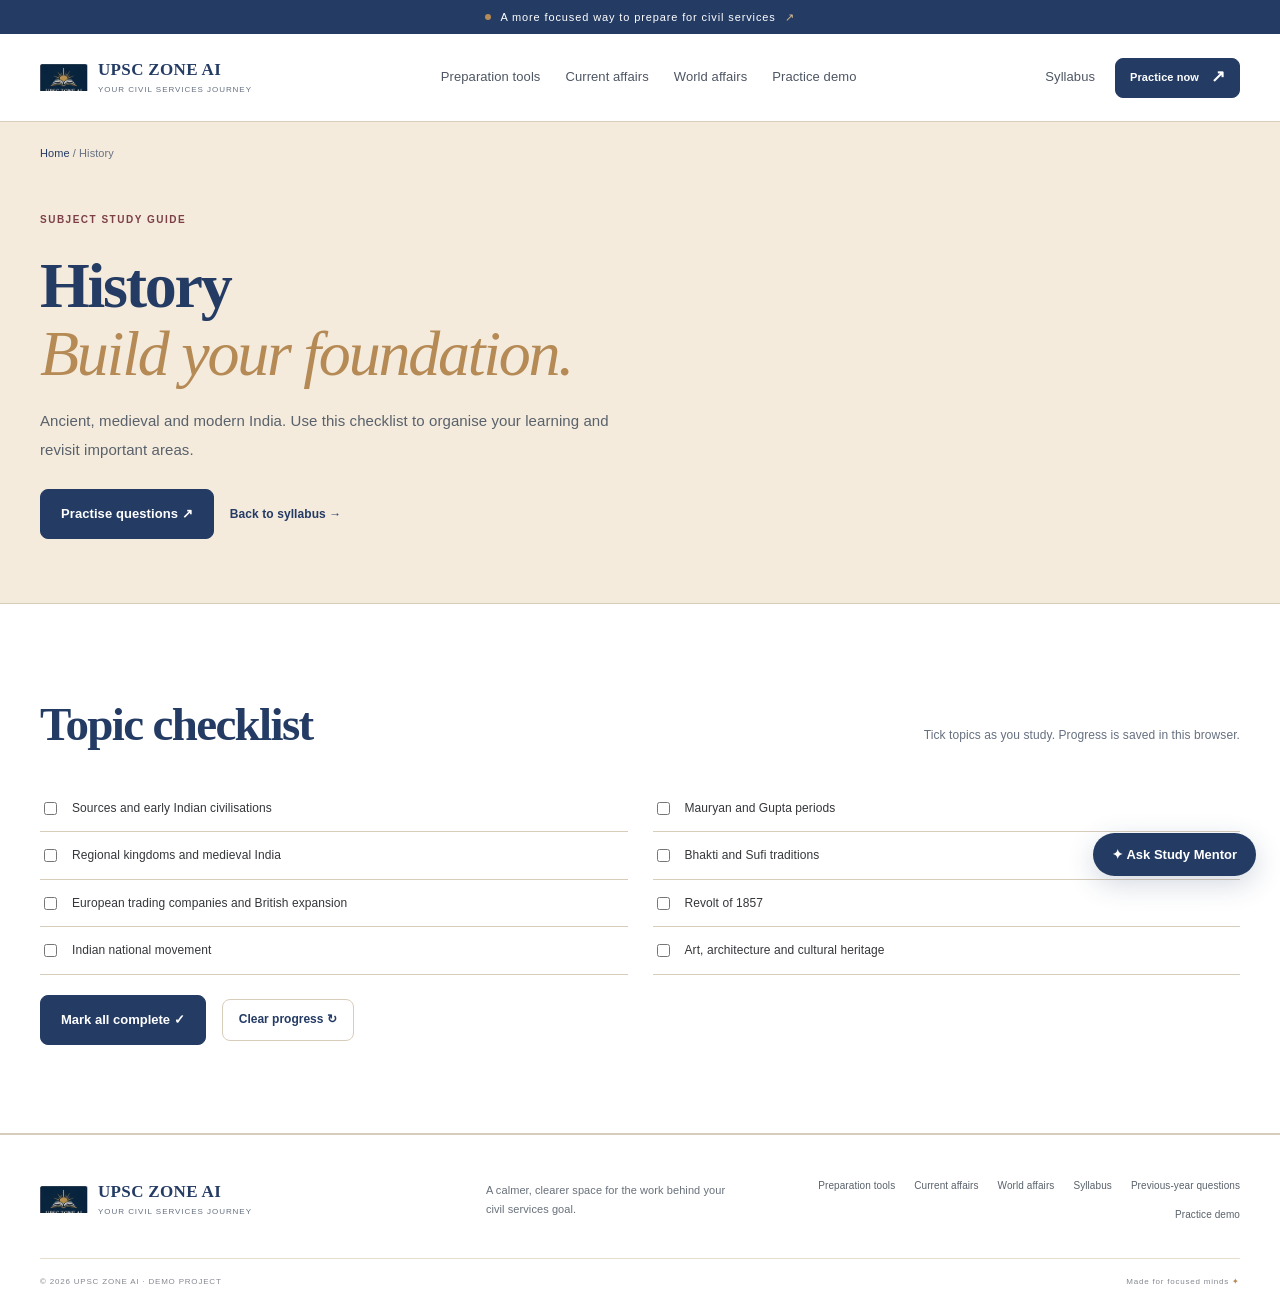
<file: subjects/history.html>
<!doctype html><html lang="en"><head><meta charset="utf-8">
<meta name="viewport" content="width=device-width, initial-scale=1">
<meta name="theme-color" content="#243B64">
<link rel="icon" href="../images/icons/favicon.webp">
<link rel="stylesheet" href="../css/color.css">
<link rel="stylesheet" href="../css/style.css">
<link rel="stylesheet" href="../css/responsive.css">
<link rel="stylesheet" href="../css/app.css"><meta name="description" content="Ancient, medieval and modern India"><title>History | UPSC ZONE AI</title></head><body><div class="announcement"><span class="announcement-dot"></span> A more focused way to prepare for civil services <span class="announcement-arrow">↗</span></div>
<header class="site-header">
<a class="brand" href="../index.html" aria-label="UPSC ZONE AI home"><img src="../images/icons/logo.webp" alt="" class="brand-logo"><span class="brand-copy"><strong>UPSC ZONE AI</strong><small>YOUR CIVIL SERVICES JOURNEY</small></span></a>
<button class="menu-toggle" type="button" aria-label="Toggle navigation" aria-expanded="false" aria-controls="navLinks">☰</button>
<nav class="nav-links" id="navLinks" aria-label="Main navigation"><a href="../preparation.html" aria-current="page">Preparation tools</a><a href="../current-affairs.html" >Current affairs</a><a href="../world-affairs.html" >World affairs</a><a href="../practice.html" >Practice demo</a></nav>
<div class="nav-actions"><a class="sign-in" href="../syllabus.html">Syllabus</a><a class="button button-small" href="../practice.html">Practice now <span>↗</span></a></div>
</header><main class="app-page"><div class="app-container"><div class="app-breadcrumb"><a href="../index.html">Home</a> / History</div></div><section class="app-container app-page-intro"><div class="section-kicker">SUBJECT STUDY GUIDE</div><h1>History<br><em>Build your foundation.</em></h1><p>Ancient, medieval and modern India. Use this checklist to organise your learning and revisit important areas.</p><div class="app-actions"><a class="button" href="../practice.html">Practise questions ↗</a><a class="text-link" href="../syllabus.html">Back to syllabus →</a></div></section>
<section class="app-section app-white"><div class="app-container"><div class="app-section-heading"><h2>Topic checklist</h2><p>Tick topics as you study. Progress is saved in this browser.</p></div><div class="app-topic-list" data-topic-list="history"><label class="app-topic"><input type="checkbox" data-topic="history-0"><span>Sources and early Indian civilisations</span></label><label class="app-topic"><input type="checkbox" data-topic="history-1"><span>Mauryan and Gupta periods</span></label><label class="app-topic"><input type="checkbox" data-topic="history-2"><span>Regional kingdoms and medieval India</span></label><label class="app-topic"><input type="checkbox" data-topic="history-3"><span>Bhakti and Sufi traditions</span></label><label class="app-topic"><input type="checkbox" data-topic="history-4"><span>European trading companies and British expansion</span></label><label class="app-topic"><input type="checkbox" data-topic="history-5"><span>Revolt of 1857</span></label><label class="app-topic"><input type="checkbox" data-topic="history-6"><span>Indian national movement</span></label><label class="app-topic"><input type="checkbox" data-topic="history-7"><span>Art, architecture and cultural heritage</span></label></div><div class="app-actions app-topic-actions"><button class="button" type="button" data-complete-topics="history">Mark all complete ✓</button><button class="app-secondary" type="button" data-clear-topics="history">Clear progress ↻</button></div></div></section></main><footer class="site-footer"><div class="footer-main">
<a class="brand footer-brand" href="../index.html"><img src="../images/icons/logo.webp" alt="" class="brand-logo"><span class="brand-copy"><strong>UPSC ZONE AI</strong><small>YOUR CIVIL SERVICES JOURNEY</small></span></a>
<p>A calmer, clearer space for the work behind your civil services goal.</p>
<div class="footer-links"><a href="../preparation.html">Preparation tools</a><a href="../current-affairs.html">Current affairs</a><a href="../world-affairs.html">World affairs</a><a href="../syllabus.html">Syllabus</a><a href="../previous-year-questions.html">Previous-year questions</a><a href="../practice.html">Practice demo</a></div>
</div><div class="footer-bottom"><span>© <span id="year"></span> UPSC ZONE AI · DEMO PROJECT</span><span>Made for focused minds <span class="footer-star">✦</span></span></div></footer>
<script src="../js/data.js"></script><script src="../js/script.js"></script>  <script src="../js/ai-tutor.js" defer></script>
</body></html>
</file>
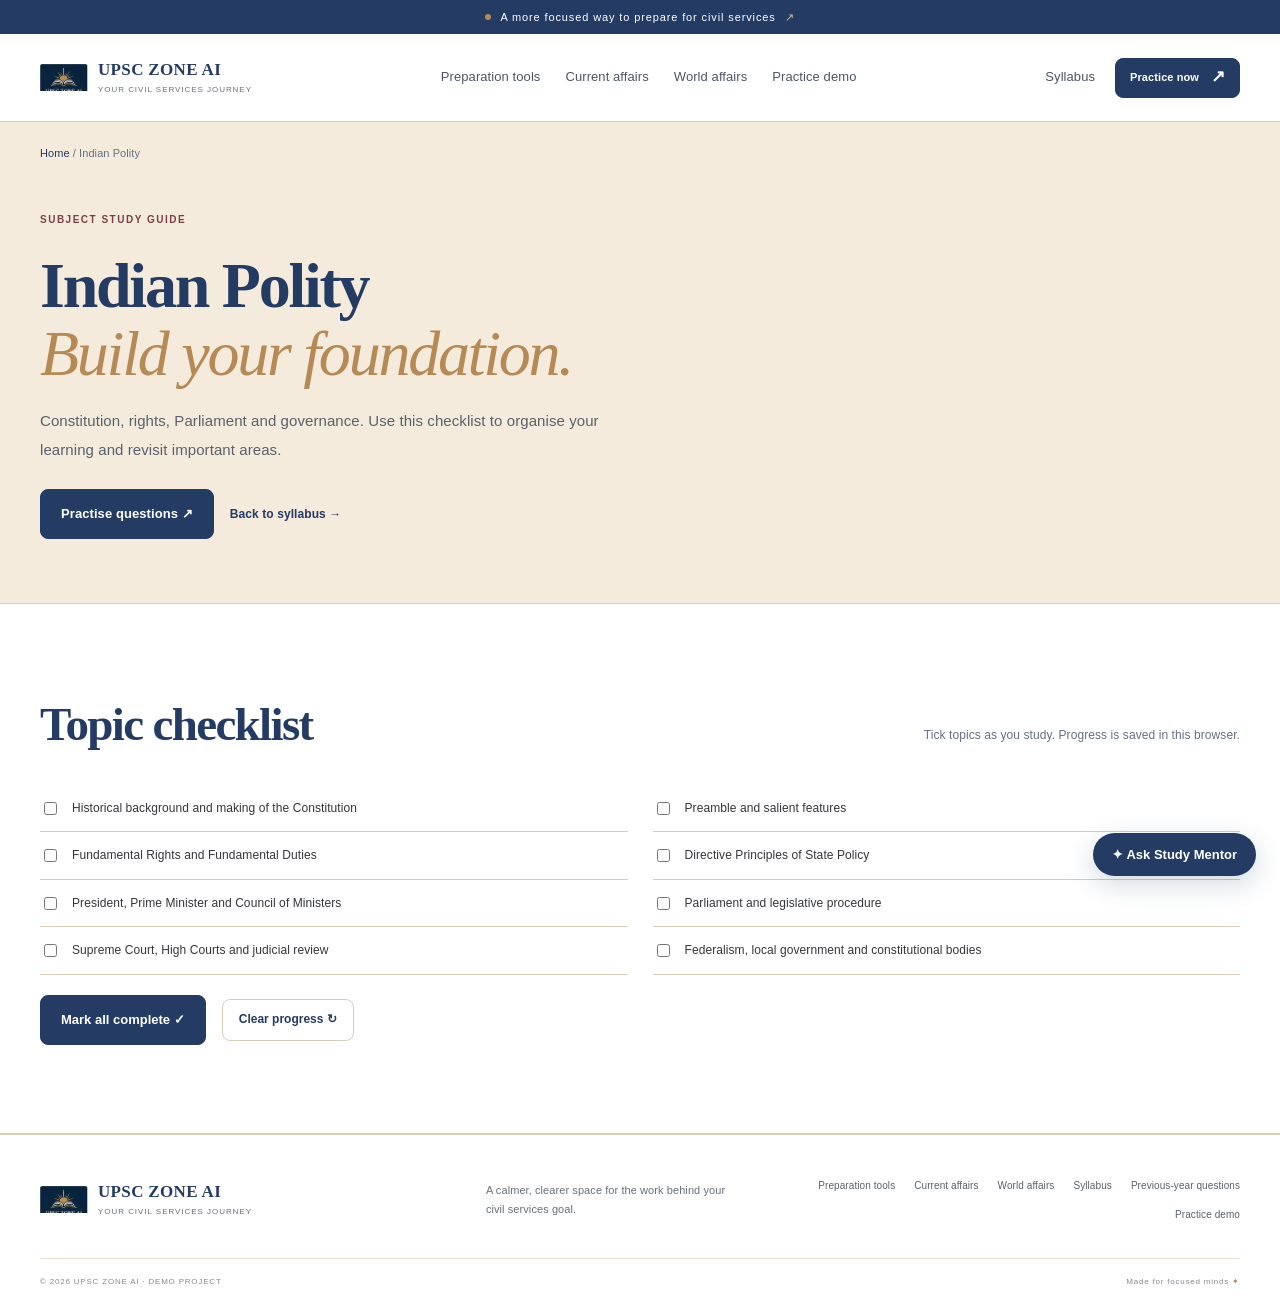
<file: subjects/polity.html>
<!doctype html><html lang="en"><head><meta charset="utf-8">
<meta name="viewport" content="width=device-width, initial-scale=1">
<meta name="theme-color" content="#243B64">
<link rel="icon" href="../images/icons/favicon.webp">
<link rel="stylesheet" href="../css/color.css">
<link rel="stylesheet" href="../css/style.css">
<link rel="stylesheet" href="../css/responsive.css">
<link rel="stylesheet" href="../css/app.css"><meta name="description" content="Constitution, rights, Parliament and governance"><title>Indian Polity | UPSC ZONE AI</title></head><body><div class="announcement"><span class="announcement-dot"></span> A more focused way to prepare for civil services <span class="announcement-arrow">↗</span></div>
<header class="site-header">
<a class="brand" href="../index.html" aria-label="UPSC ZONE AI home"><img src="../images/icons/logo.webp" alt="" class="brand-logo"><span class="brand-copy"><strong>UPSC ZONE AI</strong><small>YOUR CIVIL SERVICES JOURNEY</small></span></a>
<button class="menu-toggle" type="button" aria-label="Toggle navigation" aria-expanded="false" aria-controls="navLinks">☰</button>
<nav class="nav-links" id="navLinks" aria-label="Main navigation"><a href="../preparation.html" aria-current="page">Preparation tools</a><a href="../current-affairs.html" >Current affairs</a><a href="../world-affairs.html" >World affairs</a><a href="../practice.html" >Practice demo</a></nav>
<div class="nav-actions"><a class="sign-in" href="../syllabus.html">Syllabus</a><a class="button button-small" href="../practice.html">Practice now <span>↗</span></a></div>
</header><main class="app-page"><div class="app-container"><div class="app-breadcrumb"><a href="../index.html">Home</a> / Indian Polity</div></div><section class="app-container app-page-intro"><div class="section-kicker">SUBJECT STUDY GUIDE</div><h1>Indian Polity<br><em>Build your foundation.</em></h1><p>Constitution, rights, Parliament and governance. Use this checklist to organise your learning and revisit important areas.</p><div class="app-actions"><a class="button" href="../practice.html">Practise questions ↗</a><a class="text-link" href="../syllabus.html">Back to syllabus →</a></div></section>
<section class="app-section app-white"><div class="app-container"><div class="app-section-heading"><h2>Topic checklist</h2><p>Tick topics as you study. Progress is saved in this browser.</p></div><div class="app-topic-list" data-topic-list="polity"><label class="app-topic"><input type="checkbox" data-topic="polity-0"><span>Historical background and making of the Constitution</span></label><label class="app-topic"><input type="checkbox" data-topic="polity-1"><span>Preamble and salient features</span></label><label class="app-topic"><input type="checkbox" data-topic="polity-2"><span>Fundamental Rights and Fundamental Duties</span></label><label class="app-topic"><input type="checkbox" data-topic="polity-3"><span>Directive Principles of State Policy</span></label><label class="app-topic"><input type="checkbox" data-topic="polity-4"><span>President, Prime Minister and Council of Ministers</span></label><label class="app-topic"><input type="checkbox" data-topic="polity-5"><span>Parliament and legislative procedure</span></label><label class="app-topic"><input type="checkbox" data-topic="polity-6"><span>Supreme Court, High Courts and judicial review</span></label><label class="app-topic"><input type="checkbox" data-topic="polity-7"><span>Federalism, local government and constitutional bodies</span></label></div><div class="app-actions app-topic-actions"><button class="button" type="button" data-complete-topics="polity">Mark all complete ✓</button><button class="app-secondary" type="button" data-clear-topics="polity">Clear progress ↻</button></div></div></section></main><footer class="site-footer"><div class="footer-main">
<a class="brand footer-brand" href="../index.html"><img src="../images/icons/logo.webp" alt="" class="brand-logo"><span class="brand-copy"><strong>UPSC ZONE AI</strong><small>YOUR CIVIL SERVICES JOURNEY</small></span></a>
<p>A calmer, clearer space for the work behind your civil services goal.</p>
<div class="footer-links"><a href="../preparation.html">Preparation tools</a><a href="../current-affairs.html">Current affairs</a><a href="../world-affairs.html">World affairs</a><a href="../syllabus.html">Syllabus</a><a href="../previous-year-questions.html">Previous-year questions</a><a href="../practice.html">Practice demo</a></div>
</div><div class="footer-bottom"><span>© <span id="year"></span> UPSC ZONE AI · DEMO PROJECT</span><span>Made for focused minds <span class="footer-star">✦</span></span></div></footer>
<script src="../js/data.js"></script><script src="../js/script.js"></script>  <script src="../js/ai-tutor.js" defer></script>
</body></html>
</file>
<file: css/color.css>
:root {
  --ink-blue: #243B64;
  --ink-blue-hover: #192B49;
  --ink-blue-soft: #E6EBF2;
  --parchment: #F4EBDD;
  --brass: #B58A55;
  --burgundy: #7C3F46;
  --charcoal: #34363A;
  --muted: #667080;
  --white: #FFFFFF;
  --border: #D8CDBB;
  --success: #286447;
  --error: #A43137;
  --serif: Georgia, "Times New Roman", serif;
  --sans: "Segoe UI", Inter, Arial, sans-serif;
  --content-width: 1200px;
  --radius-card: 12px;
  --radius-button: 8px;
  --shadow-soft: 0 16px 45px rgba(36, 59, 100, .08);
}
</file>
<file: css/style.css>
*{box-sizing:border-box}html{scroll-behavior:smooth;scroll-padding-top:100px}body{margin:0;background:var(--parchment);color:var(--charcoal);font-family:var(--sans);font-size:16px;line-height:1.65;-webkit-font-smoothing:antialiased}img{display:block;max-width:100%}a{color:inherit;text-decoration:none}button{font:inherit}.section-wrap{width:min(var(--content-width),calc(100% - 64px));margin-inline:auto}.announcement{min-height:34px;display:flex;align-items:center;justify-content:center;gap:9px;padding:6px 18px;background:var(--ink-blue);color:#fff;font-size:11px;letter-spacing:.08em;text-align:center}.announcement-dot,.label-dot{width:6px;height:6px;background:var(--brass);border-radius:50%;display:inline-block}.announcement-arrow{color:#D9BD91}.site-header{height:88px;display:flex;align-items:center;justify-content:space-between;gap:24px;padding:0 max(32px,calc((100vw - var(--content-width))/2));background:rgba(255,255,255,.92);border-bottom:1px solid var(--border);position:sticky;top:0;z-index:20;backdrop-filter:blur(14px)}.brand{display:flex;align-items:center;gap:10px;min-width:210px}.brand-logo{width:48px;height:42px;object-fit:contain;mix-blend-mode:multiply}.brand-copy{display:flex;flex-direction:column;line-height:1.2}.brand-copy strong{font-family:var(--serif);font-size:17px;letter-spacing:.02em;color:var(--ink-blue)}.brand-copy small{font-size:8px;letter-spacing:.12em;color:var(--muted);margin-top:5px}.nav-links{display:flex;align-items:center;gap:25px}.nav-links a,.sign-in{font-size:12px;color:#4E5663;transition:color .2s}.nav-links a:hover,.sign-in:hover{color:var(--burgundy)}.nav-actions{display:flex;align-items:center;gap:20px}.button{display:inline-flex;align-items:center;justify-content:center;gap:20px;min-height:50px;padding:0 20px;background:var(--ink-blue);border:1px solid var(--ink-blue);border-radius:var(--radius-button);color:#fff;font-size:13px;font-weight:600;transition:background .2s,transform .2s,box-shadow .2s}.button:hover{background:var(--ink-blue-hover);transform:translateY(-1px);box-shadow:0 8px 20px rgba(36,59,100,.14)}.button span{font-size:17px}.button-small{min-height:40px;padding:0 14px;font-size:11px;gap:12px}.menu-toggle{display:none;border:1px solid var(--border);background:white;color:var(--ink-blue);border-radius:8px;padding:8px 12px}.hero{min-height:640px;display:grid;grid-template-columns:1.04fr .96fr;align-items:center;gap:64px;padding-top:70px;padding-bottom:74px;position:relative}.hero-copy{padding-bottom:18px}.eyebrow,.section-kicker{display:flex;align-items:center;gap:10px;color:var(--burgundy);font-size:10px;letter-spacing:.15em;font-weight:700}.eyebrow-line{width:26px;height:1px;background:var(--brass)}h1,h2,h3,p{margin-top:0}h1,h2{font-family:var(--serif);font-weight:500;letter-spacing:-.045em;color:var(--ink-blue);line-height:1.08}h1{font-size:clamp(48px,5.3vw,72px);margin:26px 0 20px}h1 em,h2 em{font-weight:500;color:var(--burgundy)}.hero-lede{max-width:490px;font-size:16px;line-height:1.85;color:#59616B}.hero-actions{display:flex;align-items:center;gap:25px;margin-top:29px;flex-wrap:wrap}.text-link{font-size:12px;font-weight:600;color:var(--ink-blue);display:inline-flex;gap:10px;align-items:center}.text-link span{font-size:16px;transition:transform .2s}.text-link:hover span{transform:translateX(4px)}.hero-proof{display:flex;align-items:center;gap:12px;margin-top:42px}.proof-mark{width:37px;height:37px;border:1px solid var(--border);border-radius:50%;display:grid;place-items:center;color:var(--brass);font-size:17px}.hero-proof div:last-child{display:flex;flex-direction:column}.hero-proof strong{font-size:11px;color:var(--ink-blue)}.hero-proof span{font-size:10px;color:var(--muted);margin-top:2px}.hero-visual{position:relative;padding:0 12px 24px 0}.hero-image-frame{height:440px;position:relative;overflow:hidden;border-radius:3px 90px 3px 3px;background:#ded0b8;box-shadow:var(--shadow-soft)}.hero-image-frame:after{content:"";position:absolute;inset:0;background:linear-gradient(180deg,transparent 55%,rgba(25,43,73,.55))}.hero-image-frame img{width:100%;height:100%;object-fit:cover;object-position:center}.image-label{position:absolute;bottom:23px;left:25px;z-index:1;display:flex;align-items:center;gap:9px;color:#fff;font-size:9px;letter-spacing:.14em}.floating-note{position:absolute;left:-45px;bottom:4px;z-index:2;display:flex;align-items:center;gap:12px;background:#fff;padding:16px 19px;box-shadow:var(--shadow-soft);border:1px solid var(--border)}.note-icon{width:35px;height:35px;border-radius:50%;background:var(--parchment);display:grid;place-items:center;color:var(--burgundy);font-size:18px}.floating-note div:last-child{display:flex;flex-direction:column}.floating-note strong{font-family:var(--serif);font-size:15px;color:var(--ink-blue)}.floating-note span{font-size:10px;color:var(--muted)}.hero-seal{position:absolute;right:-25px;top:30px;width:91px;height:91px;border-radius:50%;background:var(--ink-blue);color:#fff;border:4px solid var(--parchment);display:flex;flex-direction:column;align-items:center;justify-content:center;line-height:1.05;transform:rotate(8deg)}.hero-seal span{font-size:7px;letter-spacing:.2em;color:#E4C99B}.hero-seal strong{font-family:var(--serif);font-size:13px}.hero-seal small{font-size:5px;letter-spacing:.13em;margin-top:5px;color:#E4C99B}.hero-bottom-rule{position:absolute;bottom:24px;left:0;right:0;border-top:1px solid var(--border);padding-top:13px;display:flex;justify-content:space-between;color:#77766F;font-size:8px;letter-spacing:.14em}.tool-strip{padding-top:82px;padding-bottom:104px}.section-heading-row{display:flex;align-items:end;justify-content:space-between;gap:30px;margin:18px 0 38px}.section-heading-row h2,.world-heading h2,.affairs-copy h2,.demo-intro h2,.progress-copy h2{font-size:clamp(35px,4vw,49px);margin:0}.section-heading-row>p{max-width:300px;color:#68707A;font-size:13px;line-height:1.8;margin:0 0 4px}.feature-grid{display:grid;grid-template-columns:repeat(6,1fr);gap:15px}.feature-card{grid-column:span 2;position:relative;min-height:282px;padding:25px 23px;background:#fff;border:1px solid var(--border);border-radius:var(--radius-card);transition:transform .2s,box-shadow .2s}.feature-card:hover{transform:translateY(-4px);box-shadow:var(--shadow-soft)}.feature-featured{grid-column:span 2;background:#EAEFF4}.feature-icon{width:51px;height:51px;display:grid;place-items:center;background:#F4EBDD;border-radius:10px;margin-bottom:20px;overflow:hidden}.feature-icon img{width:100%;height:100%;object-fit:cover}.feature-number{position:absolute;right:23px;top:27px;color:#A7A5A0;font-size:10px;letter-spacing:.12em}.feature-card h3{font-family:var(--serif);font-size:23px;font-weight:600;color:var(--ink-blue);margin-bottom:9px}.feature-card p{font-size:12px;color:#626B76;line-height:1.8;min-height:64px;margin-bottom:15px}.card-link{font-size:11px;font-weight:700;color:var(--burgundy);display:inline-flex;gap:8px}.card-link span{font-size:15px}.mini-test{margin-top:20px;padding:13px;background:rgba(255,255,255,.8);border:1px solid #D8DDE4;border-radius:8px;display:flex;flex-direction:column;gap:6px}.mini-test span{font-size:8px;letter-spacing:.13em;color:var(--burgundy);font-weight:700}.mini-test strong{font-family:var(--serif);font-size:14px;color:var(--ink-blue)}.mini-progress{height:4px;background:#D9E0E7;border-radius:4px;overflow:hidden}.mini-progress i{display:block;width:65%;height:100%;background:var(--brass)}.affairs-section{background:#fff;border-top:1px solid var(--border);border-bottom:1px solid var(--border);overflow:hidden}.affairs-layout{display:grid;grid-template-columns:.9fr 1.1fr;gap:80px;align-items:center;padding-top:95px;padding-bottom:95px}.affairs-copy h2{margin:18px 0 21px}.affairs-copy>p,.progress-copy>p,.demo-intro>p{font-size:14px;color:#626B76;line-height:1.9;max-width:440px}.check-list{list-style:none;padding:0;margin:26px 0 30px;display:grid;gap:12px}.check-list li{font-size:12px;color:#4F5964;display:flex;align-items:center;gap:10px}.check-list li span{display:grid;place-items:center;width:19px;height:19px;border-radius:50%;background:#E7EEE8;color:var(--success);font-size:11px}.affairs-art{position:relative;min-height:380px;background:var(--parchment);padding:20px 20px 75px 20px;border:1px solid var(--border)}.affairs-art:before{content:"";position:absolute;inset:9px;border:1px solid rgba(181,138,85,.4);pointer-events:none}.parliament-img{height:270px;width:100%;object-fit:cover;position:relative;z-index:1;filter:saturate(.75)}.affairs-caption{position:absolute;z-index:2;left:36px;bottom:25px;padding:15px 19px;background:#fff;border:1px solid var(--border);box-shadow:var(--shadow-soft)}.affairs-caption span,.map-note>span{font-size:8px;letter-spacing:.15em;color:var(--burgundy);font-weight:700}.affairs-caption strong{display:block;font-family:var(--serif);font-size:18px;color:var(--ink-blue);line-height:1.3;margin-top:4px}.india-map-art{position:absolute;right:13px;bottom:0;width:110px;height:120px;object-fit:contain;opacity:.95;mix-blend-mode:multiply}.world-section{padding-top:100px;padding-bottom:105px}.world-heading{display:flex;align-items:end;justify-content:space-between;gap:35px;margin-bottom:32px}.world-heading h2{margin:17px 0 0}.world-heading>p{max-width:340px;font-size:13px;line-height:1.85;color:#626B76;margin:0 0 5px}.world-map-panel{height:400px;position:relative;overflow:hidden;background:#E9E0D2;border:1px solid var(--border);display:grid;place-items:center}.world-map-panel:before{content:"";position:absolute;inset:0;background-image:url('../images/backgrounds/bg-pattern.webp');background-size:cover;opacity:.16;mix-blend-mode:multiply}.world-map-panel>img{width:86%;height:90%;object-fit:contain;mix-blend-mode:multiply;opacity:.9;position:relative}.map-tag{position:absolute;display:flex;align-items:center;gap:8px;font-size:8px;letter-spacing:.14em;color:var(--ink-blue);background:rgba(255,255,255,.88);padding:9px 11px;border:1px solid var(--border)}.map-tag span{width:6px;height:6px;border-radius:50%;background:var(--brass)}.map-tag-one{top:28px;left:28px}.map-tag-two{top:28px;right:28px}.map-note{position:absolute;bottom:24px;left:28px;background:#fff;border:1px solid var(--border);padding:16px 20px;box-shadow:var(--shadow-soft)}.map-note strong{display:block;font-family:var(--serif);font-size:19px;line-height:1.2;color:var(--ink-blue);margin:5px 0 8px}.map-note a{font-size:10px;color:var(--burgundy);font-weight:700}.demo-section{background:var(--ink-blue);color:#fff;padding:95px 0}.demo-layout{display:grid;grid-template-columns:.8fr 1.2fr;gap:90px;align-items:center}.demo-intro .section-kicker{color:#E4C99B}.demo-intro h2{color:#fff;margin:18px 0 20px}.demo-intro h2 em{color:#E4C99B}.demo-intro>p{color:#D6DDE7}.demo-stamp{display:inline-block;margin-top:22px;padding:9px 12px;border:1px solid #687B99;color:#E4C99B;font-size:8px;letter-spacing:.15em}.quiz-card{background:#fff;color:var(--charcoal);border-radius:var(--radius-card);padding:29px 31px;box-shadow:0 25px 70px rgba(0,0,0,.12)}.quiz-top,.quiz-footer{display:flex;align-items:center;justify-content:space-between;gap:15px}.quiz-top{padding-bottom:18px;border-bottom:1px solid #E4E0D8;color:var(--burgundy);font-size:9px;letter-spacing:.14em;font-weight:700}.quiz-count{color:#858B93}.quiz-card h3{font-family:var(--serif);font-size:25px;line-height:1.35;color:var(--ink-blue);font-weight:600;margin:24px 0 20px}.answer-list{display:grid;grid-template-columns:1fr 1fr;gap:10px}.answer-option{display:flex;align-items:center;gap:10px;text-align:left;background:#FBF8F2;border:1px solid #E1D8C9;border-radius:7px;padding:12px;color:#4F5661;font-size:12px;cursor:pointer;transition:border .2s,background .2s}.answer-option>span{display:grid;place-items:center;flex:0 0 25px;height:25px;border-radius:5px;background:#EDE6DA;color:var(--ink-blue);font-size:10px;font-weight:700}.answer-option:hover{border-color:var(--ink-blue)}.answer-option.correct{background:#E8F2EB;border-color:#78A58A;color:#24563B}.answer-option.correct>span{background:var(--success);color:#fff}.answer-option.incorrect{background:#F8EAEA;border-color:#D8A0A2;color:#842D33}.answer-option.incorrect>span{background:var(--error);color:#fff}.quiz-feedback{min-height:43px;margin-top:16px;padding:11px 13px;background:#F5F0E7;color:#68707A;font-size:11px;line-height:1.6;border-radius:6px}.quiz-feedback.good{background:#E8F2EB;color:#24563B}.quiz-feedback.bad{background:#F8EAEA;color:#842D33}.quiz-footer{margin-top:19px;padding-top:15px;border-top:1px solid #E4E0D8;font-size:8px;letter-spacing:.12em;color:#8A8D91}.reset-button{background:transparent;border:0;color:var(--burgundy);font-size:11px;font-weight:700;cursor:pointer}.progress-section{display:grid;grid-template-columns:.75fr 1.25fr;align-items:center;gap:80px;padding-top:105px;padding-bottom:105px}.progress-copy h2{margin:18px 0 20px}.progress-card{background:#fff;border:1px solid var(--border);border-radius:var(--radius-card);padding:27px;box-shadow:var(--shadow-soft)}.progress-card-top{display:flex;justify-content:space-between;align-items:start;gap:15px}.muted-label{font-size:8px;letter-spacing:.14em;color:var(--burgundy);font-weight:700}.progress-card-top h3{font-family:var(--serif);font-size:21px;color:var(--ink-blue);margin:6px 0 0}.sample-pill{font-size:8px;letter-spacing:.1em;color:#6A7079;background:#F4EBDD;padding:7px 8px;border-radius:4px}.metric-row{display:grid;grid-template-columns:repeat(3,1fr);gap:10px;margin-top:23px}.metric{background:#FBF8F2;border:1px solid #E7DED0;padding:13px 12px;display:flex;flex-direction:column;gap:3px;min-width:0}.metric>span{font-size:9px;color:#727A84}.metric strong{font-family:var(--serif);font-size:27px;color:var(--ink-blue);line-height:1.3}.metric strong small{font-size:15px}.metric>small{font-size:9px;color:#838890}.metric .focus-metric{font-size:20px}.chart-area{margin-top:25px;border-top:1px solid #E7DED0;padding-top:19px}.chart-title{display:flex;justify-content:space-between;gap:12px;font-size:10px;color:var(--ink-blue)}.chart-title span{font-size:9px;color:#8A8D91}.bar-chart{height:120px;display:flex;align-items:end;justify-content:space-around;gap:12px;padding:10px 7px 0;border-bottom:1px solid #DAD4CA;background:repeating-linear-gradient(to bottom,transparent 0,transparent 29px,#F0EBE3 30px)}.bar-column{height:100%;flex:1;display:flex;align-items:center;justify-content:end;flex-direction:column;gap:7px}.bar-column i{width:min(26px,70%);min-height:6px;background:var(--ink-blue);border-radius:3px 3px 0 0;display:block;transition:height .3s}.bar-column:nth-child(2n) i{background:var(--brass)}.bar-column span{font-size:7px;letter-spacing:.07em;color:#777F89}.revision-tip{display:flex;gap:12px;align-items:start;background:#EAEFF4;padding:14px;margin-top:20px;border-radius:7px}.tip-icon{width:25px;height:25px;flex:0 0 25px;border-radius:50%;background:#fff;display:grid;place-items:center;color:var(--brass)}.revision-tip strong{font-family:var(--serif);font-size:14px;color:var(--ink-blue)}.revision-tip p{font-size:10px;line-height:1.65;color:#626B76;margin:3px 0 0}.study-resources{padding-bottom:100px}.resource-banner{min-height:330px;background:#E8E0D3;border:1px solid var(--border);display:grid;grid-template-columns:1fr 1fr;align-items:center;overflow:hidden;padding:35px 50px;position:relative}.resource-copy{position:relative;z-index:1}.resource-copy h2{font-size:43px;margin:15px 0}.resource-copy p{max-width:350px;color:#626B76;font-size:12px;line-height:1.8}.button-light{background:#fff;color:var(--ink-blue);border-color:#fff;margin-top:10px}.button-light:hover{background:#F8F4EC}.resource-banner>img{width:100%;height:280px;object-fit:contain;mix-blend-mode:multiply}.closing-section{text-align:center;padding-top:10px;padding-bottom:100px;display:flex;align-items:center;flex-direction:column}.closing-ornament{width:44px;height:44px;border:1px solid var(--border);border-radius:50%;display:grid;place-items:center;color:var(--brass);font-size:22px;margin-bottom:20px}.closing-section h2{font-size:clamp(40px,4.4vw,57px);margin:17px 0}.closing-section p{max-width:480px;font-size:13px;color:#626B76;line-height:1.9;margin-bottom:25px}.site-footer{background:#fff;border-top:1px solid var(--border);padding:42px max(32px,calc((100vw - var(--content-width))/2)) 20px}.footer-main{display:grid;grid-template-columns:1.2fr .8fr 1.3fr;gap:35px;align-items:center;padding-bottom:35px}.footer-brand{min-width:0}.footer-main>p{font-size:11px;color:#68707A;max-width:240px;margin:0}.footer-links{display:flex;flex-wrap:wrap;justify-content:flex-end;gap:12px 19px}.footer-links a{font-size:10px;color:#59616B}.footer-links a:hover{color:var(--burgundy)}.footer-bottom{border-top:1px solid #E7DED0;padding-top:16px;display:flex;justify-content:space-between;gap:15px;color:#858890;font-size:8px;letter-spacing:.1em}.footer-star{color:var(--brass)}

/* Refined typography + performance pass */
:root{--serif: Georgia, "Times New Roman", serif;--sans: "Segoe UI", Inter, Arial, sans-serif;--shadow-soft:0 10px 28px rgba(36,59,100,.07)}
body{font-size:16px;line-height:1.7;letter-spacing:.005em;font-family:var(--sans)}
h1,h2{letter-spacing:-.035em;line-height:1.1;font-weight:600}
h1{font-size:clamp(2.8rem,5vw,4.6rem);line-height:1.06}
h2{font-size:clamp(2.15rem,3.8vw,3.25rem)}
h3{line-height:1.3}
.hero-lede{font-size:clamp(1rem,1.25vw,1.1rem);line-height:1.8;max-width:470px}
.nav-links a,.sign-in{font-size:13px}
.feature-card p,.affairs-copy>p,.progress-copy>p,.demo-intro>p{font-size:13px;line-height:1.85}
.card-link,.text-link{font-size:12px}
/* Avoid expensive continuous visual effects on lower-powered devices. */
.site-header{backdrop-filter:none;-webkit-backdrop-filter:none;background:#fff}
.feature-card,.button,.text-link span,.bar-column i{transition:background-color .16s ease,border-color .16s ease,color .16s ease}
.feature-card:hover{transform:none}
.button:hover{transform:none;box-shadow:none}
.hero-image-frame img,.parliament-img,.world-map-panel>img,.resource-banner>img{content-visibility:auto}
@media(max-width:540px){body{font-size:15px}h1{font-size:clamp(2.45rem,10vw,3rem)}h2{font-size:clamp(2rem,8vw,2.35rem)}.hero-lede{font-size:15px}.section-wrap{width:calc(100% - 32px)}.site-header{position:relative}.hero-image-frame{height:clamp(250px,75vw,330px)}.world-map-panel{height:260px}.progress-section,.tool-strip,.world-section{padding-top:55px;padding-bottom:60px}}
</file>
<file: css/responsive.css>
@media(max-width:1050px){.site-header{gap:15px}.nav-links{gap:14px}.nav-links a{font-size:11px}.brand{min-width:180px}.brand-copy strong{font-size:15px}.nav-actions{gap:12px}.hero{gap:38px}.hero-image-frame{height:390px}.affairs-layout{gap:45px}.demo-layout{gap:45px}.progress-section{gap:45px}.feature-card{padding:22px 18px}.feature-card h3{font-size:21px}}
@media(max-width:820px){.section-wrap{width:min(100% - 40px,var(--content-width))}.site-header{height:74px;padding:0 20px}.menu-toggle{display:block;order:3}.nav-links{display:none;position:absolute;top:73px;left:0;right:0;background:#fff;border-bottom:1px solid var(--border);padding:18px 22px;flex-direction:column;align-items:stretch;gap:0}.nav-links.open{display:flex}.nav-links a{padding:12px 0;border-bottom:1px solid #EEE7DC;font-size:13px}.nav-links a:last-child{border-bottom:0}.nav-actions{margin-left:auto}.sign-in{display:none}.brand{min-width:0}.hero{grid-template-columns:1fr;gap:38px;padding-top:60px;padding-bottom:75px}.hero-copy{padding:0}.hero-visual{width:min(100%,570px);margin:0 auto}.hero-image-frame{height:420px}.hero-bottom-rule{bottom:25px}.section-heading-row,.world-heading{align-items:start;flex-direction:column;gap:14px}.section-heading-row>p,.world-heading>p{max-width:520px}.feature-grid{grid-template-columns:repeat(2,minmax(0,1fr))}.feature-card,.feature-featured{grid-column:span 1}.affairs-layout{grid-template-columns:1fr;gap:35px;padding-top:70px;padding-bottom:70px}.affairs-art{width:min(100%,600px);margin:auto}.world-section{padding-top:75px;padding-bottom:75px}.world-map-panel{height:350px}.demo-layout{grid-template-columns:1fr;gap:35px}.demo-section{padding:75px 0}.demo-intro>p{max-width:560px}.progress-section{grid-template-columns:1fr;gap:35px;padding-top:75px;padding-bottom:75px}.progress-copy>p{max-width:520px}.resource-banner{padding:30px;grid-template-columns:1fr 1fr}.resource-copy h2{font-size:36px}.footer-main{grid-template-columns:1fr 1fr}.footer-main>p{grid-column:1}.footer-links{grid-column:2;grid-row:1/3;justify-content:flex-start}}
@media(max-width:540px){.announcement{font-size:9px;letter-spacing:.03em}.section-wrap{width:calc(100% - 36px)}.site-header{padding:0 14px;gap:10px}.brand-logo{width:38px;height:36px}.brand-copy strong{font-size:13px}.brand-copy small{font-size:6px}.nav-actions .button{min-height:36px;padding:0 10px;font-size:9px;gap:6px}.menu-toggle{padding:6px 9px}.hero{padding-top:43px;gap:27px}h1{font-size:47px;margin-top:21px}.hero-lede{font-size:14px}.hero-actions{align-items:flex-start;flex-direction:column;gap:17px}.hero-proof{margin-top:29px}.hero-image-frame{height:300px;border-top-right-radius:65px}.floating-note{left:-7px;bottom:4px;padding:11px 12px}.floating-note strong{font-size:13px}.floating-note span{font-size:9px}.hero-seal{right:-6px;top:17px;width:74px;height:74px}.hero-seal strong{font-size:11px}.hero-bottom-rule{font-size:7px}.tool-strip{padding-top:65px;padding-bottom:70px}.section-heading-row h2,.world-heading h2,.affairs-copy h2,.demo-intro h2,.progress-copy h2{font-size:36px}.section-heading-row{margin-bottom:25px}.feature-grid{grid-template-columns:1fr;gap:12px}.feature-card,.feature-featured{min-height:0;padding:22px}.feature-card p{min-height:0}.feature-card h3{font-size:23px}.affairs-layout{padding-top:60px;padding-bottom:60px}.affairs-art{min-height:310px;padding:14px 14px 65px}.parliament-img{height:220px}.affairs-caption{left:24px;bottom:20px;padding:12px 14px}.affairs-caption strong{font-size:15px}.india-map-art{width:80px;height:90px}.world-section{padding-top:60px;padding-bottom:65px}.world-heading{margin-bottom:22px}.world-map-panel{height:300px}.world-map-panel>img{width:115%;max-width:none;height:80%}.map-tag{font-size:6px;padding:7px;top:12px}.map-tag-one{left:10px}.map-tag-two{right:10px}.map-note{left:12px;bottom:12px;padding:12px 14px}.map-note strong{font-size:16px}.demo-section{padding:60px 0}.quiz-card{padding:21px 17px}.quiz-card h3{font-size:22px}.answer-list{grid-template-columns:1fr}.answer-option{padding:10px}.progress-card{padding:17px}.metric-row{gap:6px}.metric{padding:9px 7px}.metric>span{font-size:8px}.metric strong{font-size:23px}.metric .focus-metric{font-size:17px}.metric>small{font-size:8px}.chart-title{font-size:9px}.chart-title span{font-size:8px}.bar-chart{gap:5px}.resource-banner{grid-template-columns:1fr;padding:27px 22px}.resource-copy h2{font-size:36px}.resource-banner>img{height:200px;margin-top:10px}.study-resources{padding-bottom:70px}.closing-section{padding-bottom:70px}.closing-section h2{font-size:42px}.site-footer{padding:32px 18px 18px}.footer-main{grid-template-columns:1fr;gap:18px}.footer-main>p,.footer-links{grid-column:auto;grid-row:auto}.footer-links{justify-content:flex-start}.footer-bottom{font-size:7px;flex-direction:column;gap:8px}.section-kicker{font-size:9px}}
@media(prefers-reduced-motion:reduce){html{scroll-behavior:auto}*,*::before,*::after{transition:none!important;animation:none!important}}
</file>
<file: css/app.css>
/* UPSC ZONE AI - additional page components */
.app-page { min-height: 60vh; }
.app-container { width: min(var(--content-width), calc(100% - 64px)); margin-inline: auto; }
.app-breadcrumb { padding: 22px 0 0; font-size: 11px; color: var(--muted); }
.app-breadcrumb a { color: var(--ink-blue); }
.app-hero { display:grid; grid-template-columns:1.05fr .95fr; align-items:center; gap:60px; padding-top:48px; padding-bottom:82px; }
.app-hero-copy h1,.app-page-intro h1 { font-size:clamp(42px,5vw,66px); margin:24px 0 20px; }
.app-hero-copy h1 em,.app-page-intro h1 em,.app-section-heading h2 em,.app-planner h2 em,.app-closing h2 em { color:var(--brass); }
.app-hero-copy p,.app-page-intro>p { max-width:590px; color:#59616B; font-size:15px; line-height:1.9; }
.app-actions { display:flex; flex-wrap:wrap; align-items:center; gap:16px; margin-top:25px; }
.app-hero-art { position:relative; min-width:0; height:400px; overflow:hidden; border:1px solid var(--border); border-radius:3px 72px 3px 3px; box-shadow:var(--shadow-soft); }
.app-hero-art img { width:100%; height:100%; object-fit:cover; }
.app-image-caption { position:absolute; bottom:0; left:0; right:0; padding:35px 20px 20px; color:#fff; background:linear-gradient(transparent,rgba(25,43,73,.8)); font-size:9px; letter-spacing:.13em; }
.app-section { padding:78px 0 88px; }
.app-white { background:#fff; border-top:1px solid var(--border); border-bottom:1px solid var(--border); }
.app-section-heading { display:flex; align-items:flex-end; justify-content:space-between; gap:30px; margin:17px 0 34px; }
.app-section-heading h2 { margin:0; font-size:clamp(32px,4vw,47px); }
.app-section-heading>p { max-width:350px; color:var(--muted); font-size:12px; line-height:1.9; margin:0 0 4px; }
.app-cards { display:grid; grid-template-columns:repeat(3,minmax(0,1fr)); gap:15px; }
.app-card { position:relative; display:flex; flex-direction:column; align-items:flex-start; min-height:260px; padding:24px; border:1px solid var(--border); border-radius:var(--radius-card); background:#FCFAF6; transition:box-shadow .2s,border-color .2s; }
.app-card:hover { border-color:var(--brass); box-shadow:var(--shadow-soft); }
.app-card>img { width:46px; height:46px; object-fit:contain; padding:5px; margin-bottom:18px; background:var(--ink-blue-soft); border-radius:8px; }
.app-num { position:absolute; right:22px; top:22px; color:#9A968E; font-size:10px; letter-spacing:.12em; }
.app-card h3 { margin:0 0 9px; color:var(--ink-blue); font-family:var(--serif); font-size:21px; }
.app-card p { margin-bottom:18px; color:var(--muted); font-size:12px; line-height:1.8; }
.app-card>a { margin-top:auto; color:var(--burgundy); font-size:11px; font-weight:700; }
.app-resource-list { display:grid; grid-template-columns:repeat(2,minmax(0,1fr)); gap:14px; }
.app-resource { display:flex; align-items:center; gap:15px; min-width:0; padding:19px; border:1px solid var(--border); background:#fff; }
.app-resource:hover { border-color:var(--brass); }
.app-resource img { width:43px; height:43px; padding:5px; object-fit:contain; background:var(--parchment); border-radius:7px; }
.app-resource>span { flex:1; min-width:0; display:flex; flex-direction:column; gap:4px; }
.app-resource strong { color:var(--ink-blue); font-size:13px; }
.app-resource small { color:var(--muted); font-size:11px; line-height:1.7; }
.app-resource>b { color:var(--brass); }
.app-planner { display:grid; grid-template-columns:1fr 1fr; align-items:center; gap:40px; padding:38px; background:var(--ink-blue); color:#fff; }
.app-planner h2 { margin:18px 0; color:#fff; font-size:clamp(34px,4vw,46px); }
.app-planner p { color:#E6EBF2; font-size:13px; line-height:1.9; }
.app-planner .section-kicker { color:#E4C99B; }
.app-checklist { padding:23px; border:1px solid #ffffff35; background:#ffffff08; }
.app-checklist h3 { color:#fff; font-family:var(--serif); font-size:20px; }
.app-task,.app-topic { display:flex; align-items:flex-start; gap:12px; padding:13px 0; border-bottom:1px solid #ffffff25; color:#F4EBDD; font-size:12px; cursor:pointer; }
.app-task input,.app-topic input { margin-top:4px; accent-color:var(--brass); }
.app-task input:checked+span,.app-topic input:checked+span { opacity:.65; text-decoration:line-through; }
.app-muted { color:var(--muted); font-size:12px; }
.app-page-intro { padding-top:48px; padding-bottom:64px; }
.app-page-intro h1 { max-width:900px; }
.app-toolbar { display:grid; grid-template-columns:auto minmax(180px,1fr) auto minmax(160px,.7fr); align-items:center; gap:12px; margin-bottom:18px; }
.app-toolbar label { color:var(--ink-blue); font-size:11px; font-weight:700; }
.app-toolbar input,.app-toolbar select { width:100%; min-height:42px; padding:9px 12px; border:1px solid var(--border); border-radius:5px; background:#fff; color:var(--charcoal); font:inherit; font-size:12px; }
.app-news-grid,.app-world-grid { display:grid; grid-template-columns:repeat(3,minmax(0,1fr)); gap:15px; }
.app-news-card,.app-world-card { padding:23px; background:#FCFAF6; border:1px solid var(--border); }
.app-news-card .app-tag,.app-world-card .app-tag { display:inline-block; padding:5px 8px; background:var(--ink-blue-soft); color:var(--ink-blue); font-size:9px; letter-spacing:.08em; text-transform:uppercase; }
.app-news-card h3,.app-world-card h3 { margin:15px 0 9px; color:var(--ink-blue); font-family:var(--serif); font-size:21px; }
.app-news-card p,.app-world-card p { color:var(--muted); font-size:12px; line-height:1.85; }
.app-news-card details { padding-top:12px; border-top:1px solid var(--border); font-size:12px; }
.app-news-card summary { color:var(--burgundy); font-weight:700; cursor:pointer; }
.app-news-card details p { margin:10px 0 0; }
.app-map-panel { display:grid; grid-template-columns:1fr 1fr; align-items:center; gap:45px; }
.app-map-panel img { width:100%; max-height:330px; object-fit:contain; }
.app-map-panel h2 { font-size:40px; }
.app-map-panel p { color:var(--muted); font-size:13px; line-height:1.9; }
.app-quiz-layout { display:grid; grid-template-columns:.65fr 1.35fr; align-items:start; gap:25px; }
.app-quiz-sidebar,.app-quiz-card { padding:27px; border:1px solid var(--border); background:#FCFAF6; }
.app-quiz-sidebar h2 { font-size:30px; margin:14px 0; }
.app-quiz-sidebar p { color:var(--muted); font-size:12px; line-height:1.8; }
.app-score-box { display:flex; flex-direction:column; padding:20px; margin:20px 0; background:var(--ink-blue); color:#fff; }
.app-score-box span { font-size:9px; letter-spacing:.13em; color:#E4C99B; }
.app-score-box strong { font-family:var(--serif); font-size:32px; }
.app-score-box small { color:#E6EBF2; font-size:10px; }
.app-full { width:100%; }
.app-quiz-meta { display:flex; justify-content:space-between; gap:12px; color:var(--burgundy); font-size:10px; font-weight:700; letter-spacing:.08em; text-transform:uppercase; }
.app-quiz-progress { height:4px; margin:14px 0 24px; background:#E4DED3; }
.app-quiz-progress span { display:block; width:0; height:100%; background:var(--brass); transition:width .2s; }
.app-quiz-card h2 { font-size:25px; line-height:1.4; letter-spacing:-.02em; }
.app-answers { display:grid; grid-template-columns:1fr 1fr; gap:10px; }
.app-answer { display:flex; align-items:flex-start; gap:10px; padding:13px; border:1px solid var(--border); border-radius:6px; background:#fff; text-align:left; color:var(--charcoal); cursor:pointer; font-size:12px; }
.app-answer:hover:not(:disabled) { border-color:var(--brass); }
.app-answer .letter { display:grid; place-items:center; flex:0 0 25px; height:25px; border-radius:4px; background:var(--ink-blue-soft); color:var(--ink-blue); font-weight:700; }
.app-answer.correct { border-color:var(--success); background:#E8F2EB; }
.app-answer.incorrect { border-color:var(--error); background:#F2E6E5; }
.app-answer:disabled { cursor:default; }
.app-feedback { min-height:55px; margin-top:18px; padding:13px; background:#F1EADF; color:var(--muted); font-size:12px; line-height:1.8; }
.app-feedback.good { background:#E8F2EB; color:var(--success); }
.app-feedback.bad { background:#F2E6E5; color:var(--error); }
.app-quiz-controls { display:flex; justify-content:space-between; align-items:center; gap:12px; margin-top:18px; }
.app-secondary { display:inline-flex; align-items:center; justify-content:center; min-height:42px; padding:0 16px; border:1px solid var(--border); border-radius:var(--radius-button); background:transparent; color:var(--ink-blue); font-size:12px; font-weight:700; cursor:pointer; }
.app-secondary:hover { border-color:var(--ink-blue); background:var(--ink-blue-soft); }
.app-syllabus-list,.app-pyq-list,.app-topic-list { display:grid; gap:10px; }
.app-syllabus-item,.app-pyq-item { padding:18px 20px; border:1px solid var(--border); background:#FCFAF6; }
.app-syllabus-item { display:flex; align-items:flex-start; gap:13px; }
.app-syllabus-item input { margin-top:5px; accent-color:var(--success); }
.app-syllabus-item strong,.app-pyq-item h3 { color:var(--ink-blue); }
.app-syllabus-item p,.app-pyq-item p { margin:5px 0 0; color:var(--muted); font-size:12px; line-height:1.8; }
.app-syllabus-meta { margin-left:auto; flex-shrink:0; color:var(--burgundy); font-size:9px; text-transform:uppercase; }
.app-pyq-item h3 { font-family:var(--serif); font-size:19px; margin:0 0 8px; }
.app-pyq-item details { margin-top:10px; font-size:12px; }
.app-pyq-item summary { color:var(--burgundy); cursor:pointer; font-weight:700; }
.app-topic-list { grid-template-columns:repeat(2,minmax(0,1fr)); gap:0 25px; }
.app-topic { color:var(--charcoal); border-bottom:1px solid var(--border); }
.app-topic-actions { margin-top:20px; }
.app-closing { padding:75px 0; text-align:center; }
.app-closing h2 { font-size:45px; }
@media(max-width:820px) {
 .app-container { width:min(calc(100% - 40px),var(--content-width)); }
 .app-hero { grid-template-columns:1fr; gap:30px; padding-top:35px; }
 .app-hero-art { height:360px; }
 .app-section-heading { align-items:flex-start; flex-direction:column; gap:12px; }
 .app-cards,.app-news-grid,.app-world-grid { grid-template-columns:repeat(2,minmax(0,1fr)); }
 .app-planner,.app-map-panel,.app-quiz-layout { grid-template-columns:1fr; }
 .app-toolbar { grid-template-columns:1fr 2fr; }
}
@media(max-width:540px) {
 .app-container { width:calc(100% - 36px); }
 .app-page-intro { padding-top:35px; padding-bottom:45px; }
 .app-page-intro h1,.app-hero-copy h1 { font-size:42px; }
 .app-hero-art { height:280px; border-top-right-radius:58px; }
 .app-section { padding:58px 0 65px; }
 .app-section-heading h2 { font-size:35px; }
 .app-cards,.app-news-grid,.app-world-grid,.app-resource-list,.app-topic-list { grid-template-columns:1fr; }
 .app-card { min-height:0; }
 .app-planner { padding:24px 18px; }
 .app-checklist { padding:17px; }
 .app-toolbar { grid-template-columns:1fr; gap:7px; }
 .app-quiz-sidebar,.app-quiz-card { padding:20px 16px; }
 .app-answers { grid-template-columns:1fr; }
 .app-quiz-card h2 { font-size:22px; }
 .app-quiz-controls { align-items:stretch; }
 .app-quiz-controls .button,.app-quiz-controls .app-secondary { padding:0 10px; font-size:11px; }
 .app-syllabus-item { flex-wrap:wrap; }
 .app-syllabus-meta { margin-left:28px; }
 .app-map-panel h2 { font-size:34px; }
}
</file>
